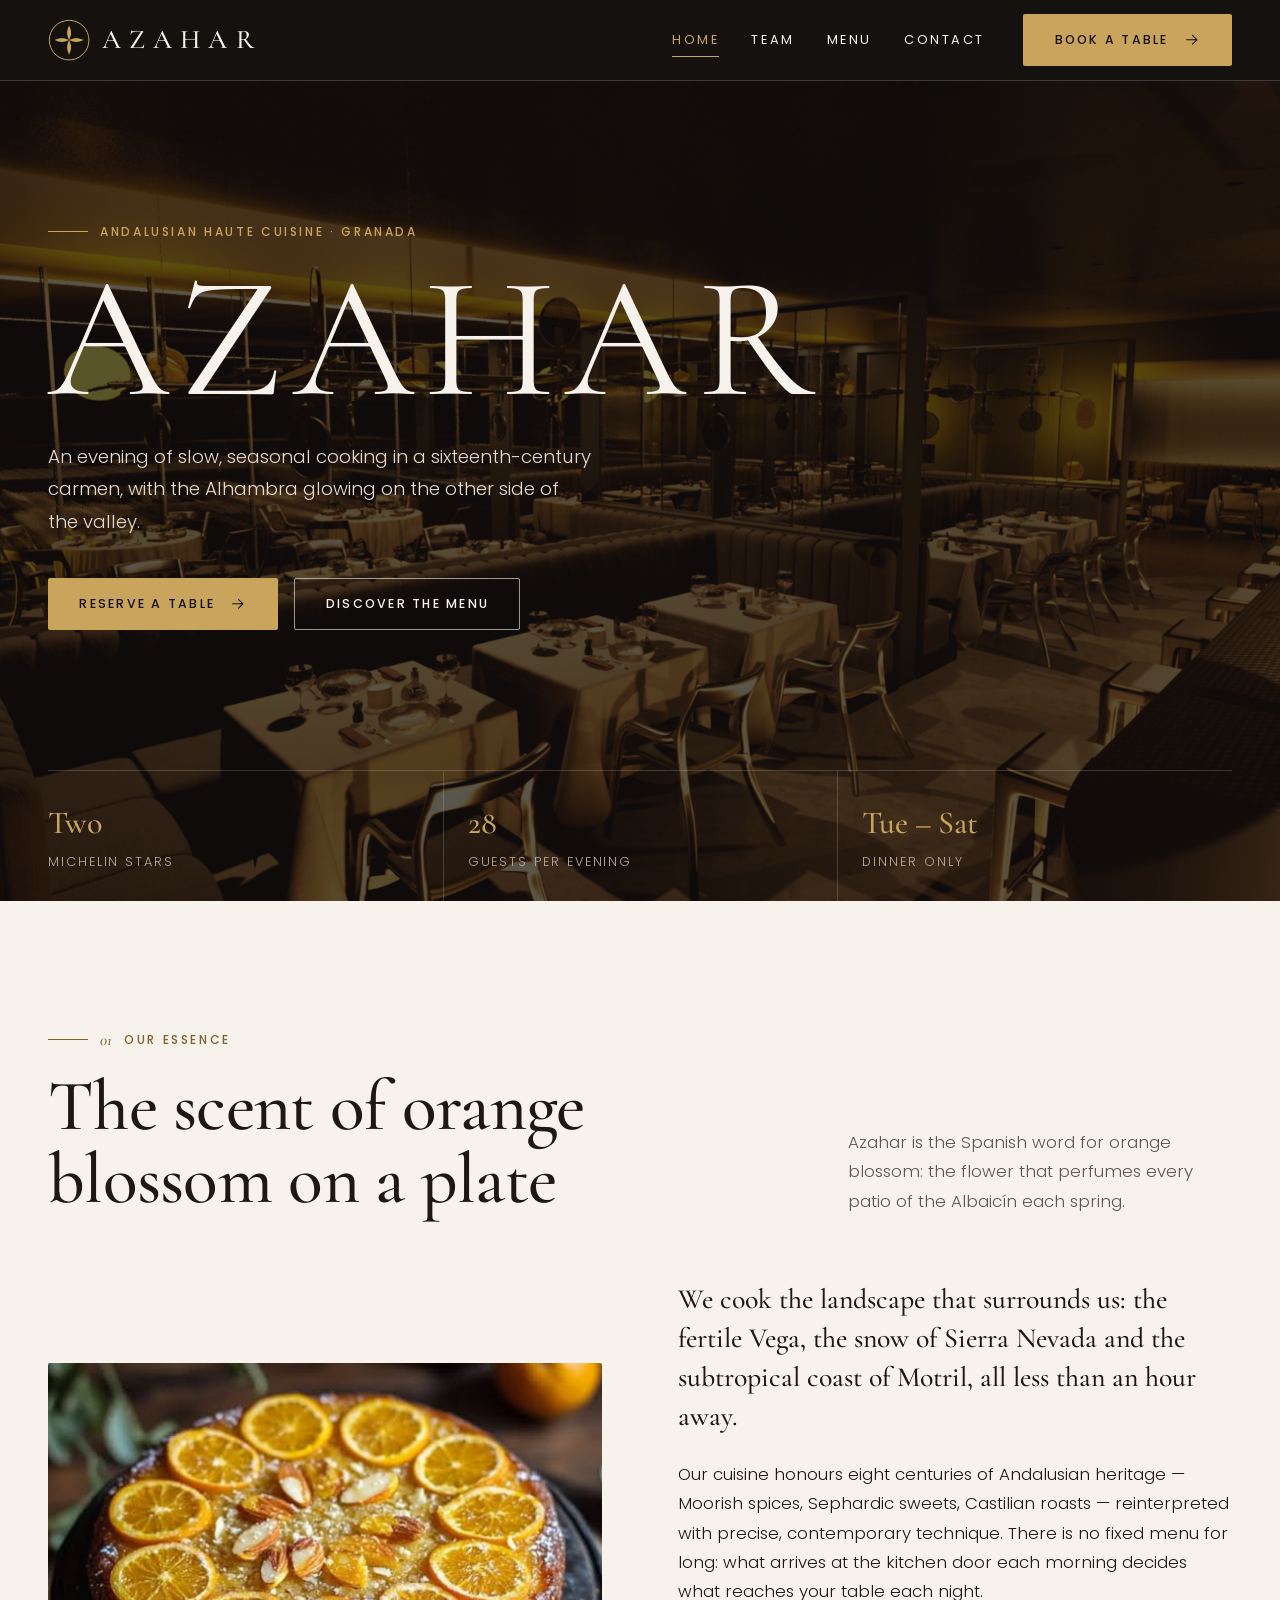
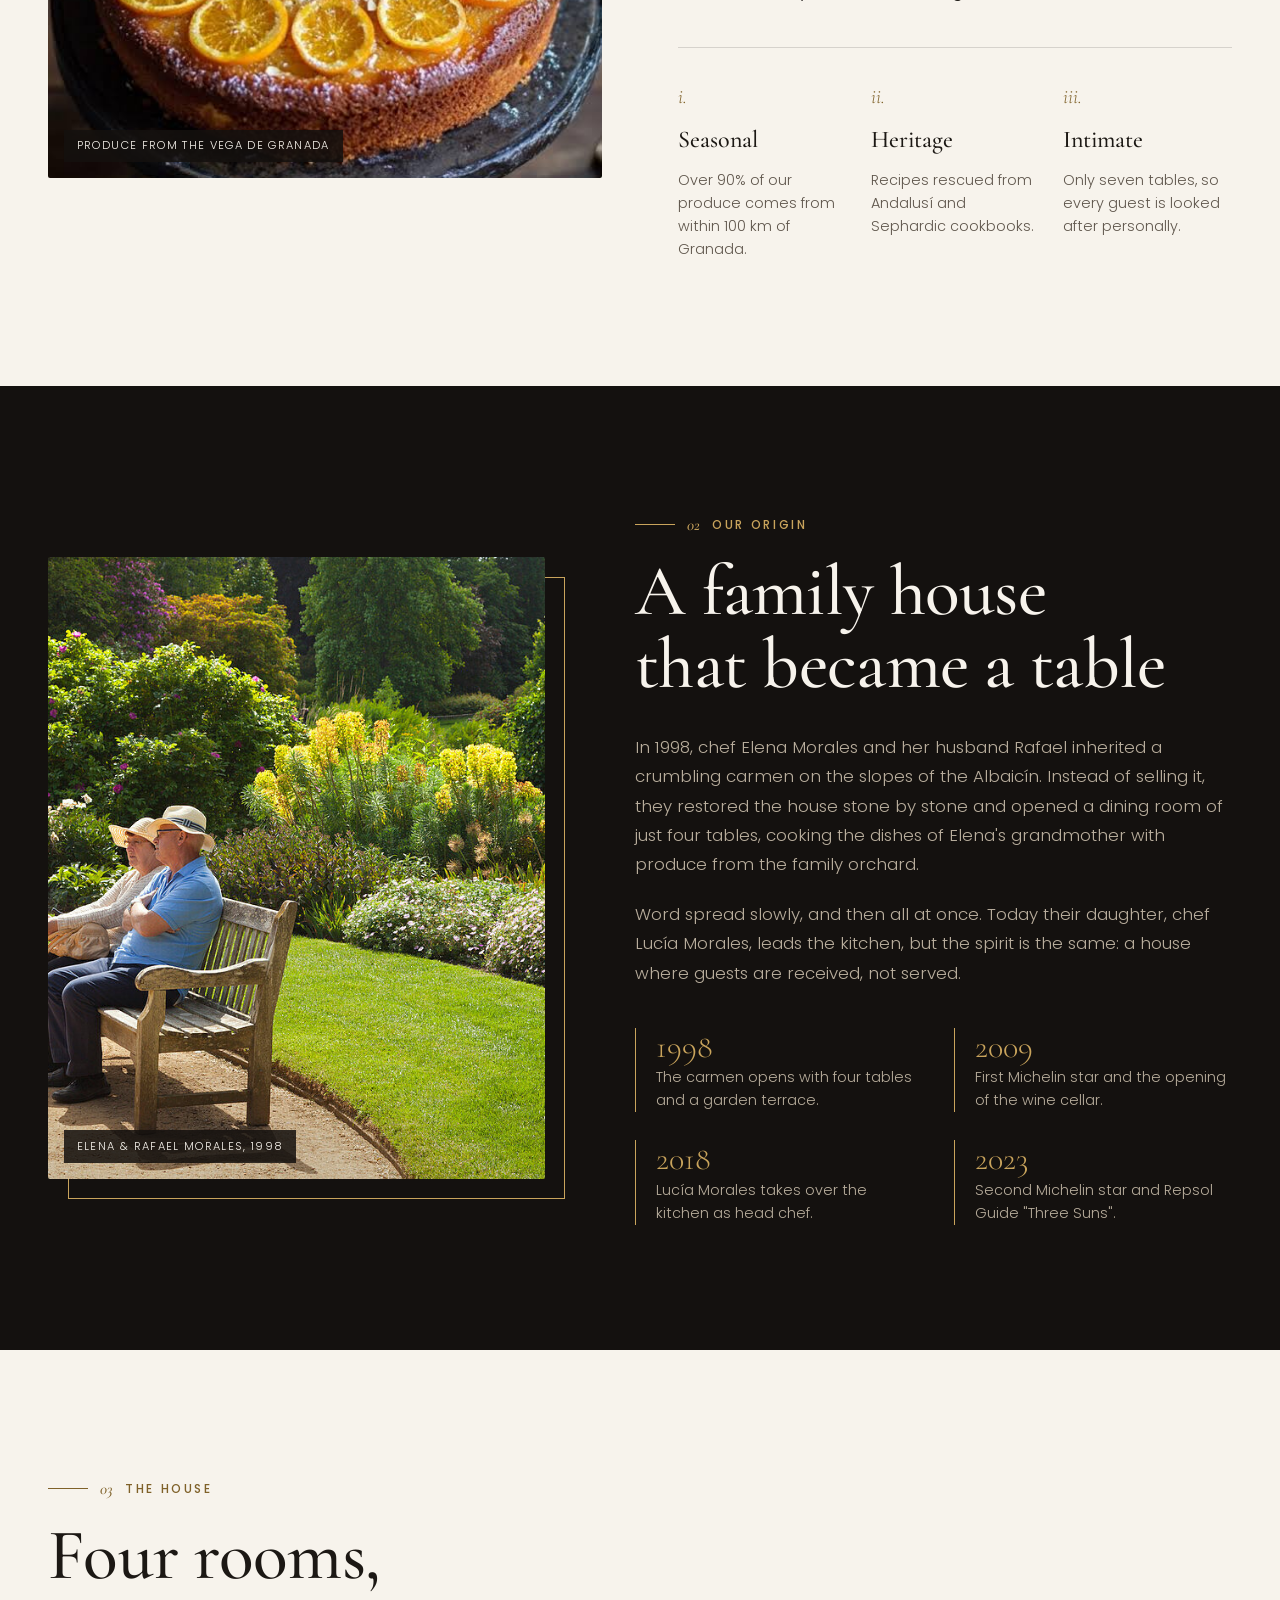
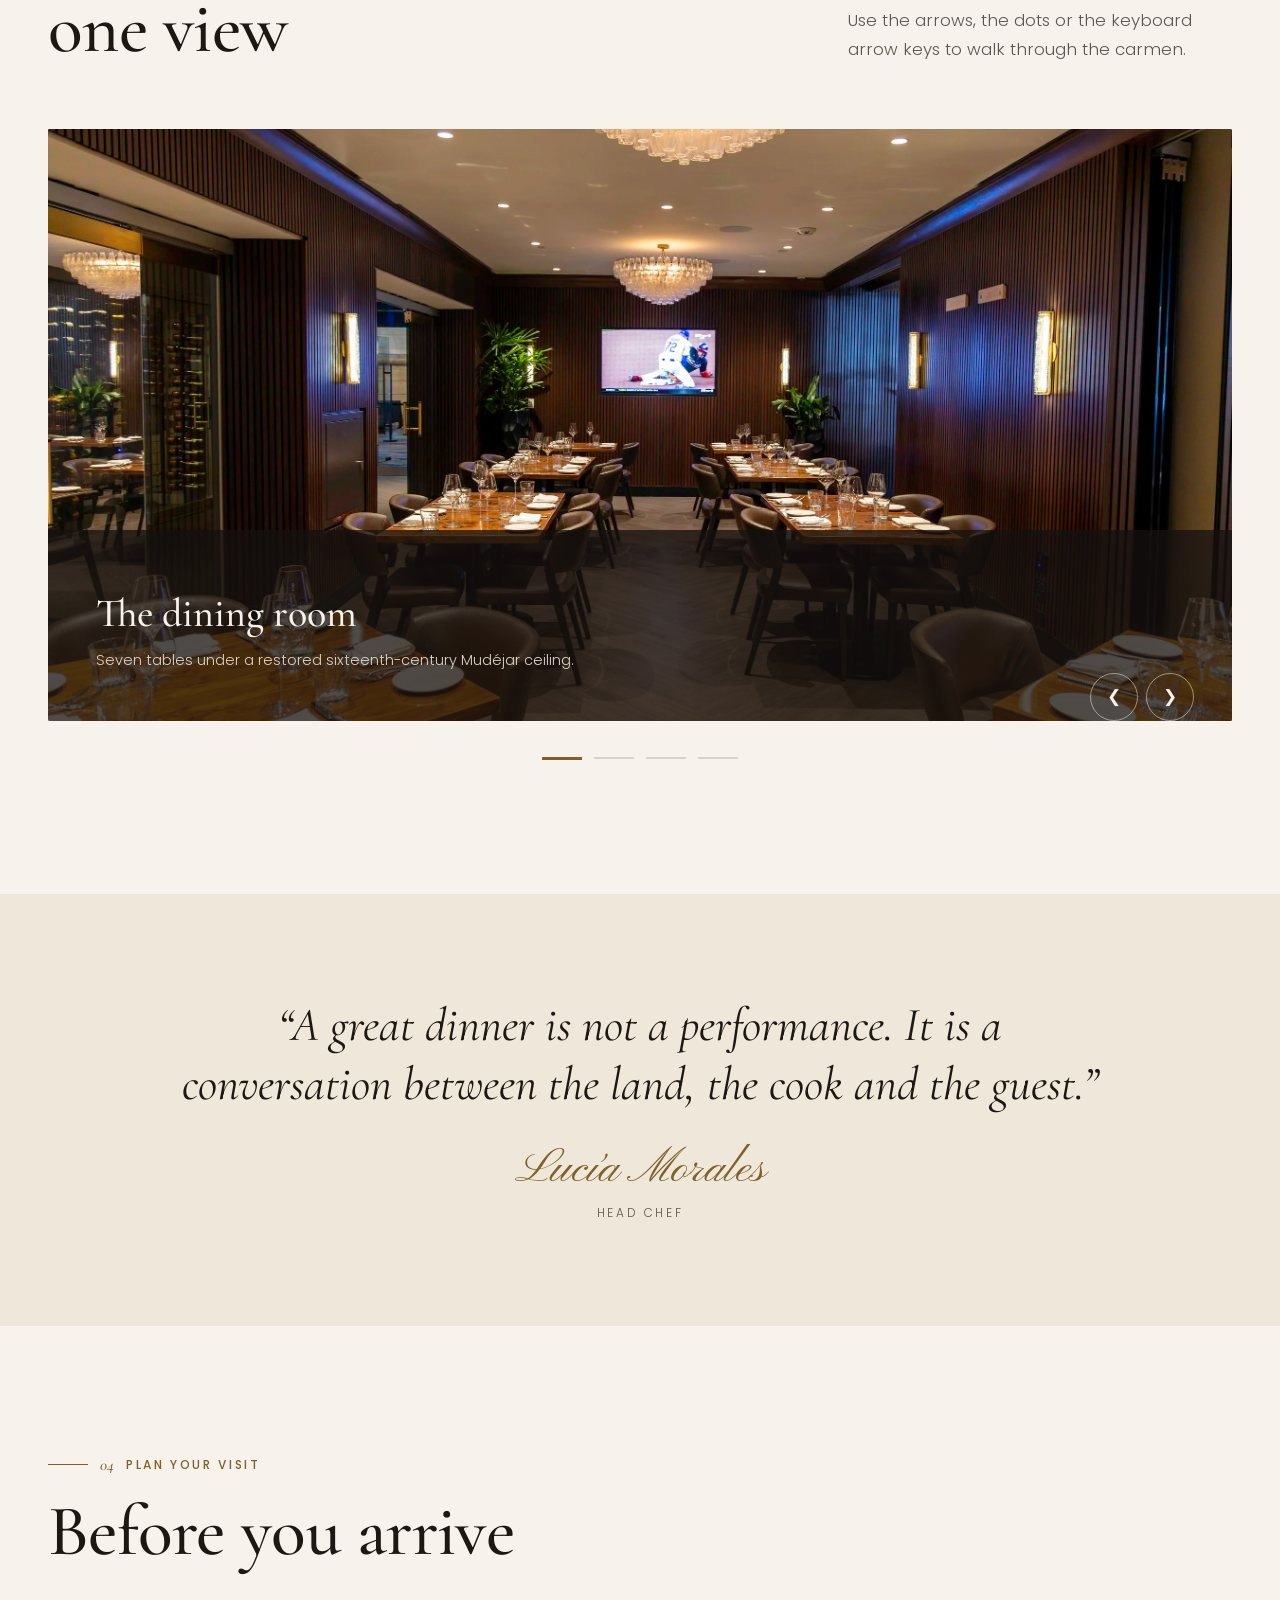
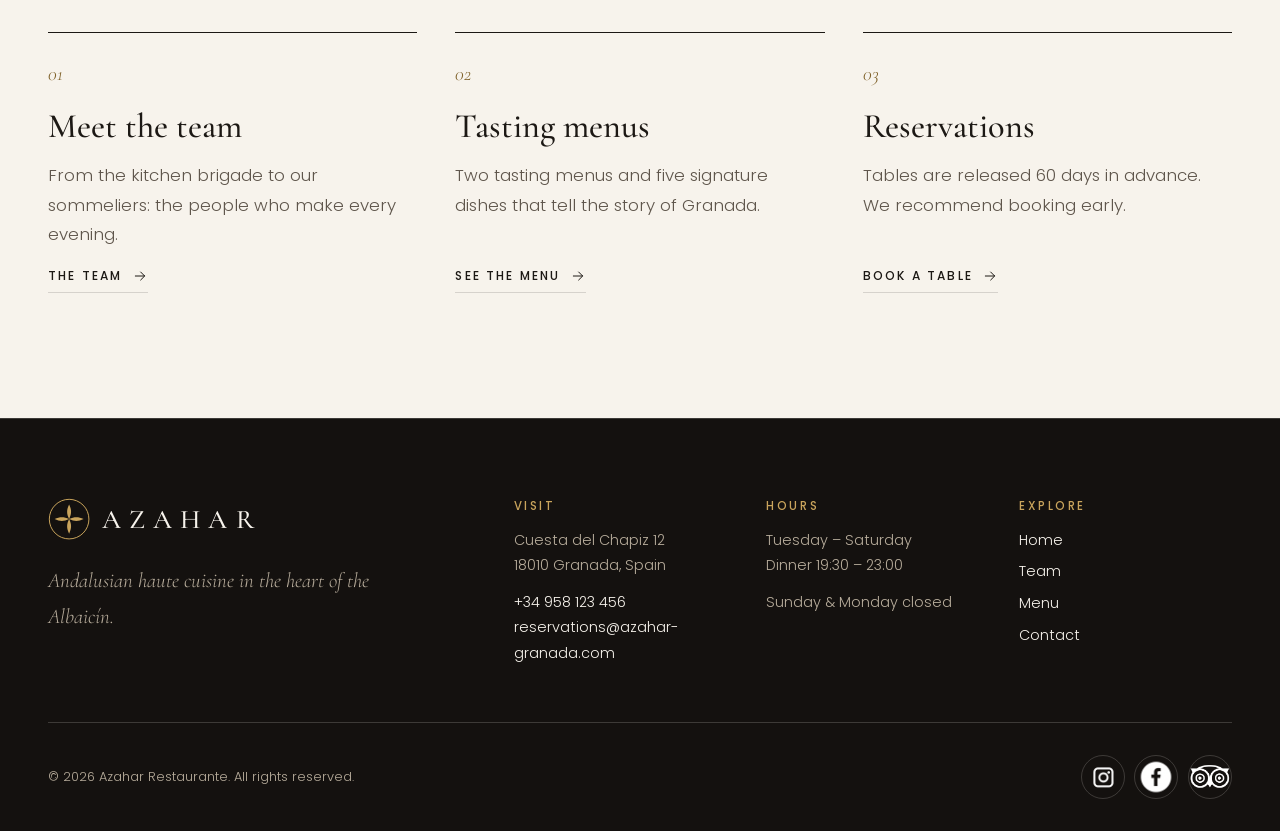
<file: index.html>
<!DOCTYPE html>
<html lang="en">

<head>
    <meta charset="UTF-8">
    <meta name="viewport" content="width=device-width, initial-scale=1.0, viewport-fit=cover">
    <meta name="description"
        content="Azahar is a fine dining restaurant in the Albaicín, Granada. Andalusian haute cuisine facing the Alhambra since 1998.">
    <meta name="author" content="Nacho">
    <title>Azahar · Fine Dining in Granada</title>
    <link rel="stylesheet" href="css/style.css">
    <link rel="icon" href="img/favicon.svg" type="image/svg+xml">
    <script src="js/burguer.js" defer></script>
</head>

<body>
    <a href="#main-content" class="skip-link">Skip to content</a>

    <!-- ========================= HEADER ========================= -->
    <header class="header">
        <div class="container header-content">
            <a href="index.html" class="logo" aria-label="Azahar - Home">
                <svg class="logo-icon" viewBox="0 0 64 64" aria-hidden="true" focusable="false">
                    <circle cx="32" cy="32" r="30" fill="none" stroke="currentColor" stroke-width="1.5" />
                    <path d="M32 10c4 8 4 14 0 22-4-8-4-14 0-22Zm0 44c-4-8-4-14 0-22 4 8 4 14 0 22ZM10 32c8-4 14-4 22 0-8 4-14 4-22 0Zm44 0c-8 4-14 4-22 0 8-4 14-4 22 0Z"
                        fill="currentColor" />
                </svg>
                <span class="logo-text">Azahar</span>
            </a>

            <button class="menu-button" id="nav-icon" type="button" aria-expanded="false"
                aria-controls="primary-navigation" aria-label="Open menu">
                <span class="menu-line"></span>
                <span class="menu-line"></span>
                <span class="menu-line"></span>
            </button>

            <nav class="main-nav" id="primary-navigation" aria-label="Primary">
                <ul class="main-nav-list">
                    <li><a href="index.html" class="nav-link" data-replace="Home" aria-current="page"><span>Home</span></a></li>
                    <li><a href="team.html" class="nav-link" data-replace="Team"><span>Team</span></a></li>
                    <li><a href="menu.html" class="nav-link" data-replace="Menu"><span>Menu</span></a></li>
                    <li><a href="contact.html" class="nav-link" data-replace="Contact"><span>Contact</span></a></li>
                </ul>
                <a href="contact.html#reservation" class="button gold-button nav-book-button">
                    <span>Book a table</span>
                    <svg viewBox="0 0 24 24" fill="none" aria-hidden="true">
                        <path d="M5 12h14M13 6l6 6-6 6" stroke="currentColor" stroke-width="1.5" stroke-linecap="round"
                            stroke-linejoin="round" />
                    </svg>
                </a>
                <p class="nav-info">Albaicín · Granada · Since 1998</p>
            </nav>
        </div>
    </header>

    <main id="main-content">

        <section class="hero" aria-labelledby="hero-title">
            <img class="hero-photo" src="img/hero.jpg"
                alt="Candle-lit dining room of Azahar with the Alhambra illuminated through the windows" width="1920"
                height="1200">

            <div class="container hero-text">
                <p class="small-title small-title-light">Andalusian haute cuisine · Granada</p>
                <h1 class="hero-title" id="hero-title">Azahar</h1>
                <p class="hero-intro">An evening of slow, seasonal cooking in a sixteenth-century carmen, with the
                    Alhambra glowing on the other side of the valley.</p>
                <div class="hero-buttons">
                    <a href="contact.html#reservation" class="button gold-button">
                        <span>Reserve a table</span>
                        <svg viewBox="0 0 24 24" fill="none" aria-hidden="true">
                            <path d="M5 12h14M13 6l6 6-6 6" stroke="currentColor" stroke-width="1.5"
                                stroke-linecap="round" stroke-linejoin="round" />
                        </svg>
                    </a>
                    <a href="menu.html" class="button outline-button"><span>Discover the menu</span></a>
                </div>
            </div>

            <ul class="hero-facts container" aria-label="Key facts">
                <li><strong>Two</strong> Michelin stars</li>
                <li><strong>28</strong> guests per evening</li>
                <li><strong>Tue – Sat</strong> dinner only</li>
            </ul>
        </section>

        <section class="section essence" aria-labelledby="essence-title">
            <div class="container">
                <header class="section-header">
                    <p class="small-title"><span>01</span> Our essence</p>
                    <h2 class="section-title" id="essence-title">The scent of orange<br>blossom on a plate</h2>
                    <p class="section-text">Azahar is the Spanish word for orange blossom: the flower that perfumes
                        every patio of the Albaicín each spring.</p>
                </header>

                <div class="essence-content">
                    <figure class="photo essence-photo">
                        <img src="img/essence.jpg"
                            alt="Seasonal produce from the Vega de Granada: citrus, almonds, olive oil and wild herbs"
                            width="1200" height="900" loading="lazy" decoding="async">
                        <figcaption class="photo-label">Produce from the Vega de Granada</figcaption>
                    </figure>

                    <div class="essence-text">
                        <p class="big-text">We cook the landscape that surrounds us: the fertile Vega, the snow of Sierra
                            Nevada and the subtropical coast of Motril, all less than an hour away.</p>
                        <p>Our cuisine honours eight centuries of Andalusian heritage — Moorish spices, Sephardic
                            sweets, Castilian roasts — reinterpreted with precise, contemporary technique. There is no
                            fixed menu for long: what arrives at the kitchen door each morning decides what reaches your
                            table each night.</p>

                        <ul class="values">
                            <li class="value">
                                <span class="value-number">i.</span>
                                <h3>Seasonal</h3>
                                <p>Over 90% of our produce comes from within 100 km of Granada.</p>
                            </li>
                            <li class="value">
                                <span class="value-number">ii.</span>
                                <h3>Heritage</h3>
                                <p>Recipes rescued from Andalusí and Sephardic cookbooks.</p>
                            </li>
                            <li class="value">
                                <span class="value-number">iii.</span>
                                <h3>Intimate</h3>
                                <p>Only seven tables, so every guest is looked after personally.</p>
                            </li>
                        </ul>
                    </div>
                </div>
            </div>
        </section>

        <section class="section dark-section story" aria-labelledby="story-title">
            <div class="container story-content">
                <figure class="story-photo photo photo-gold-frame">
                    <img src="img/story.jpg"
                        alt="Archive photograph of founders Elena and Rafael Morales in the carmen's garden in 1998"
                        width="1200" height="1500" loading="lazy" decoding="async">
                    <figcaption class="photo-label">Elena &amp; Rafael Morales, 1998</figcaption>
                </figure>

                <div class="story-text">
                    <header class="section-header section-header-simple">
                        <p class="small-title small-title-light"><span>02</span> Our origin</p>
                        <h2 class="section-title" id="story-title">A family house<br>that became a table</h2>
                    </header>

                    <p>In 1998, chef Elena Morales and her husband Rafael inherited a crumbling carmen on the slopes of
                        the Albaicín. Instead of selling it, they restored the house stone by stone and opened a
                        dining room of just four tables, cooking the dishes of Elena's grandmother with produce from
                        the family orchard.</p>
                    <p>Word spread slowly, and then all at once. Today their daughter, chef Lucía Morales, leads the
                        kitchen, but the spirit is the same: a house where guests are received, not served.</p>

                    <ol class="timeline" aria-label="Milestones">
                        <li class="timeline-item">
                            <span class="timeline-year">1998</span>
                            <p>The carmen opens with four tables and a garden terrace.</p>
                        </li>
                        <li class="timeline-item">
                            <span class="timeline-year">2009</span>
                            <p>First Michelin star and the opening of the wine cellar.</p>
                        </li>
                        <li class="timeline-item">
                            <span class="timeline-year">2018</span>
                            <p>Lucía Morales takes over the kitchen as head chef.</p>
                        </li>
                        <li class="timeline-item">
                            <span class="timeline-year">2023</span>
                            <p>Second Michelin star and Repsol Guide "Three Suns".</p>
                        </li>
                    </ol>
                </div>
            </div>
        </section>

        <section class="section house" aria-labelledby="house-title">
            <div class="container">
                <header class="section-header">
                    <p class="small-title"><span>03</span> The house</p>
                    <h2 class="section-title" id="house-title">Four rooms,<br>one view</h2>
                    <p class="section-text">Use the arrows, the dots or the keyboard arrow keys to walk through the
                        carmen.</p>
                </header>

                <div class="slider" role="group" aria-label="Rooms of the restaurant">
                    <input class="slider-input" type="radio" name="house" id="house-1" checked aria-label="Slide 1 of 4: main dining room">
                    <input class="slider-input" type="radio" name="house" id="house-2" aria-label="Slide 2 of 4: terrace">
                    <input class="slider-input" type="radio" name="house" id="house-3" aria-label="Slide 3 of 4: wine cellar">
                    <input class="slider-input" type="radio" name="house" id="house-4" aria-label="Slide 4 of 4: chef's table">

                    <div class="slider-window">
                        <ul class="slider-strip">
                            <li class="slide">
                                <img src="img/house-1.jpg"
                                    alt="Main dining room with seven tables, linen tablecloths and Mudéjar wooden ceiling"
                                    width="1600" height="1000" decoding="async">
                                <div class="slide-caption">
                                    <h3>The dining room</h3>
                                    <p>Seven tables under a restored sixteenth-century Mudéjar ceiling.</p>
                                </div>
                            </li>
                            <li class="slide">
                                <img src="img/house-2.jpg"
                                    alt="Garden terrace among orange trees with a view of the Alhambra at sunset"
                                    width="1600" height="1000" decoding="async">
                                <div class="slide-caption">
                                    <h3>The terrace</h3>
                                    <p>Aperitifs among the orange trees, May to October.</p>
                                </div>
                            </li>
                            <li class="slide">
                                <img src="img/house-3.jpg"
                                    alt="Stone-vaulted wine cellar with bottles stored on wooden racks" width="1600"
                                    height="1000" decoding="async">
                                <div class="slide-caption">
                                    <h3>The cellar</h3>
                                    <p>Over 900 references, with a focus on Andalusian sherries.</p>
                                </div>
                            </li>
                            <li class="slide">
                                <img src="img/house-4.jpg"
                                    alt="Private chef's table for six guests facing the open kitchen" width="1600"
                                    height="1000" decoding="async">
                                <div class="slide-caption">
                                    <h3>The chef's table</h3>
                                    <p>A private table for up to six guests, facing the open kitchen.</p>
                                </div>
                            </li>
                        </ul>
                    </div>

                    <!-- Flechas: labels que marcan el radio anterior / siguiente -->
                    <div class="slider-arrows" aria-hidden="true">
                        <label class="slider-arrow arrow-prev" for="house-4" data-for="1">&#10094;</label>
                        <label class="slider-arrow arrow-prev" for="house-1" data-for="2">&#10094;</label>
                        <label class="slider-arrow arrow-prev" for="house-2" data-for="3">&#10094;</label>
                        <label class="slider-arrow arrow-prev" for="house-3" data-for="4">&#10094;</label>
                        <label class="slider-arrow arrow-next" for="house-2" data-for="1">&#10095;</label>
                        <label class="slider-arrow arrow-next" for="house-3" data-for="2">&#10095;</label>
                        <label class="slider-arrow arrow-next" for="house-4" data-for="3">&#10095;</label>
                        <label class="slider-arrow arrow-next" for="house-1" data-for="4">&#10095;</label>
                    </div>

                    <!-- Puntos de navegación -->
                    <div class="slider-dots" aria-hidden="true">
                        <label for="house-1"></label>
                        <label for="house-2"></label>
                        <label for="house-3"></label>
                        <label for="house-4"></label>
                    </div>
                </div>
            </div>
        </section>

        <section class="quote" aria-label="A word from our head chef">
            <figure class="container quote-content">
                <blockquote>
                    <p>“A great dinner is not a performance. It is a conversation between the land, the cook and the
                        guest.”</p>
                </blockquote>
                <figcaption><span class="signature">Lucía Morales</span> Head Chef</figcaption>
            </figure>
        </section>

        <section class="section explore" aria-labelledby="explore-title">
            <div class="container">
                <header class="section-header">
                    <p class="small-title"><span>04</span> Plan your visit</p>
                    <h2 class="section-title" id="explore-title">Before you arrive</h2>
                </header>

                <ul class="explore-cards">
                    <li class="explore-card">
                        <span class="explore-card-number" aria-hidden="true">01</span>
                        <h3>Meet the team</h3>
                        <p>From the kitchen brigade to our sommeliers: the people who make every evening.</p>
                        <a class="text-link" href="team.html">
                            The team
                            <svg viewBox="0 0 24 24" fill="none" aria-hidden="true">
                                <path d="M5 12h14M13 6l6 6-6 6" stroke="currentColor" stroke-width="1.5"
                                    stroke-linecap="round" stroke-linejoin="round" />
                            </svg>
                        </a>
                    </li>
                    <li class="explore-card">
                        <span class="explore-card-number" aria-hidden="true">02</span>
                        <h3>Tasting menus</h3>
                        <p>Two tasting menus and five signature dishes that tell the story of Granada.</p>
                        <a class="text-link" href="menu.html">
                            See the menu
                            <svg viewBox="0 0 24 24" fill="none" aria-hidden="true">
                                <path d="M5 12h14M13 6l6 6-6 6" stroke="currentColor" stroke-width="1.5"
                                    stroke-linecap="round" stroke-linejoin="round" />
                            </svg>
                        </a>
                    </li>
                    <li class="explore-card">
                        <span class="explore-card-number" aria-hidden="true">03</span>
                        <h3>Reservations</h3>
                        <p>Tables are released 60 days in advance. We recommend booking early.</p>
                        <a class="text-link" href="contact.html#reservation">
                            Book a table
                            <svg viewBox="0 0 24 24" fill="none" aria-hidden="true">
                                <path d="M5 12h14M13 6l6 6-6 6" stroke="currentColor" stroke-width="1.5"
                                    stroke-linecap="round" stroke-linejoin="round" />
                            </svg>
                        </a>
                    </li>
                </ul>
            </div>
        </section>

    </main>

    <!-- ========================= FOOTER ========================= -->
    <footer class="footer">
        <div class="container footer-content">
            <div class="footer-logo">
                <a href="index.html" class="logo" aria-label="Azahar - back to Home">
                    <svg class="logo-icon" viewBox="0 0 64 64" aria-hidden="true" focusable="false">
                        <circle cx="32" cy="32" r="30" fill="none" stroke="currentColor" stroke-width="1.5" />
                        <path d="M32 10c4 8 4 14 0 22-4-8-4-14 0-22Zm0 44c-4-8-4-14 0-22 4 8 4 14 0 22ZM10 32c8-4 14-4 22 0-8 4-14 4-22 0Zm44 0c-8 4-14 4-22 0 8-4 14-4 22 0Z"
                            fill="currentColor" />
                    </svg>
                    <span class="logo-text">Azahar</span>
                </a>
                <p class="footer-slogan">Andalusian haute cuisine in the heart of the Albaicín.</p>
            </div>

            <address class="footer-column">
                <h2 class="footer-title">Visit</h2>
                <p>Cuesta del Chapiz 12<br>18010 Granada, Spain</p>
                <p><a href="tel:+34958123456">+34 958 123 456</a><br>
                    <a href="mailto:reservations@azahar-granada.com">reservations@azahar-granada.com</a></p>
            </address>

            <div class="footer-column">
                <h2 class="footer-title">Hours</h2>
                <p>Tuesday – Saturday<br>Dinner 19:30 – 23:00</p>
                <p>Sunday &amp; Monday closed</p>
            </div>

            <nav class="footer-column footer-nav" aria-label="Footer">
                <h2 class="footer-title">Explore</h2>
                <ul>
                    <li><a href="index.html">Home</a></li>
                    <li><a href="team.html">Team</a></li>
                    <li><a href="menu.html">Menu</a></li>
                    <li><a href="contact.html">Contact</a></li>
                </ul>
            </nav>

            <div class="footer-bottom">
                <p>© 2026 Azahar Restaurante. All rights reserved.</p>
                <ul class="social-list" aria-label="Social media">
                    <li><a href="https://www.instagram.com/" target="_blank"><img src="img/instagram.jpg" alt=""></a></li>
                    <li><a href="https://www.facebook.com/" target="_blank"><img src="img/facebook.jpg"></a></li>
                    <li><a href="https://www.tripadvisor.com/" target="_blank"><img src="img/tripadvisor.jpg" alt=""></a></li>
                </ul>
            </div>
        </div>
    </footer>
</body>

</html>
</file>
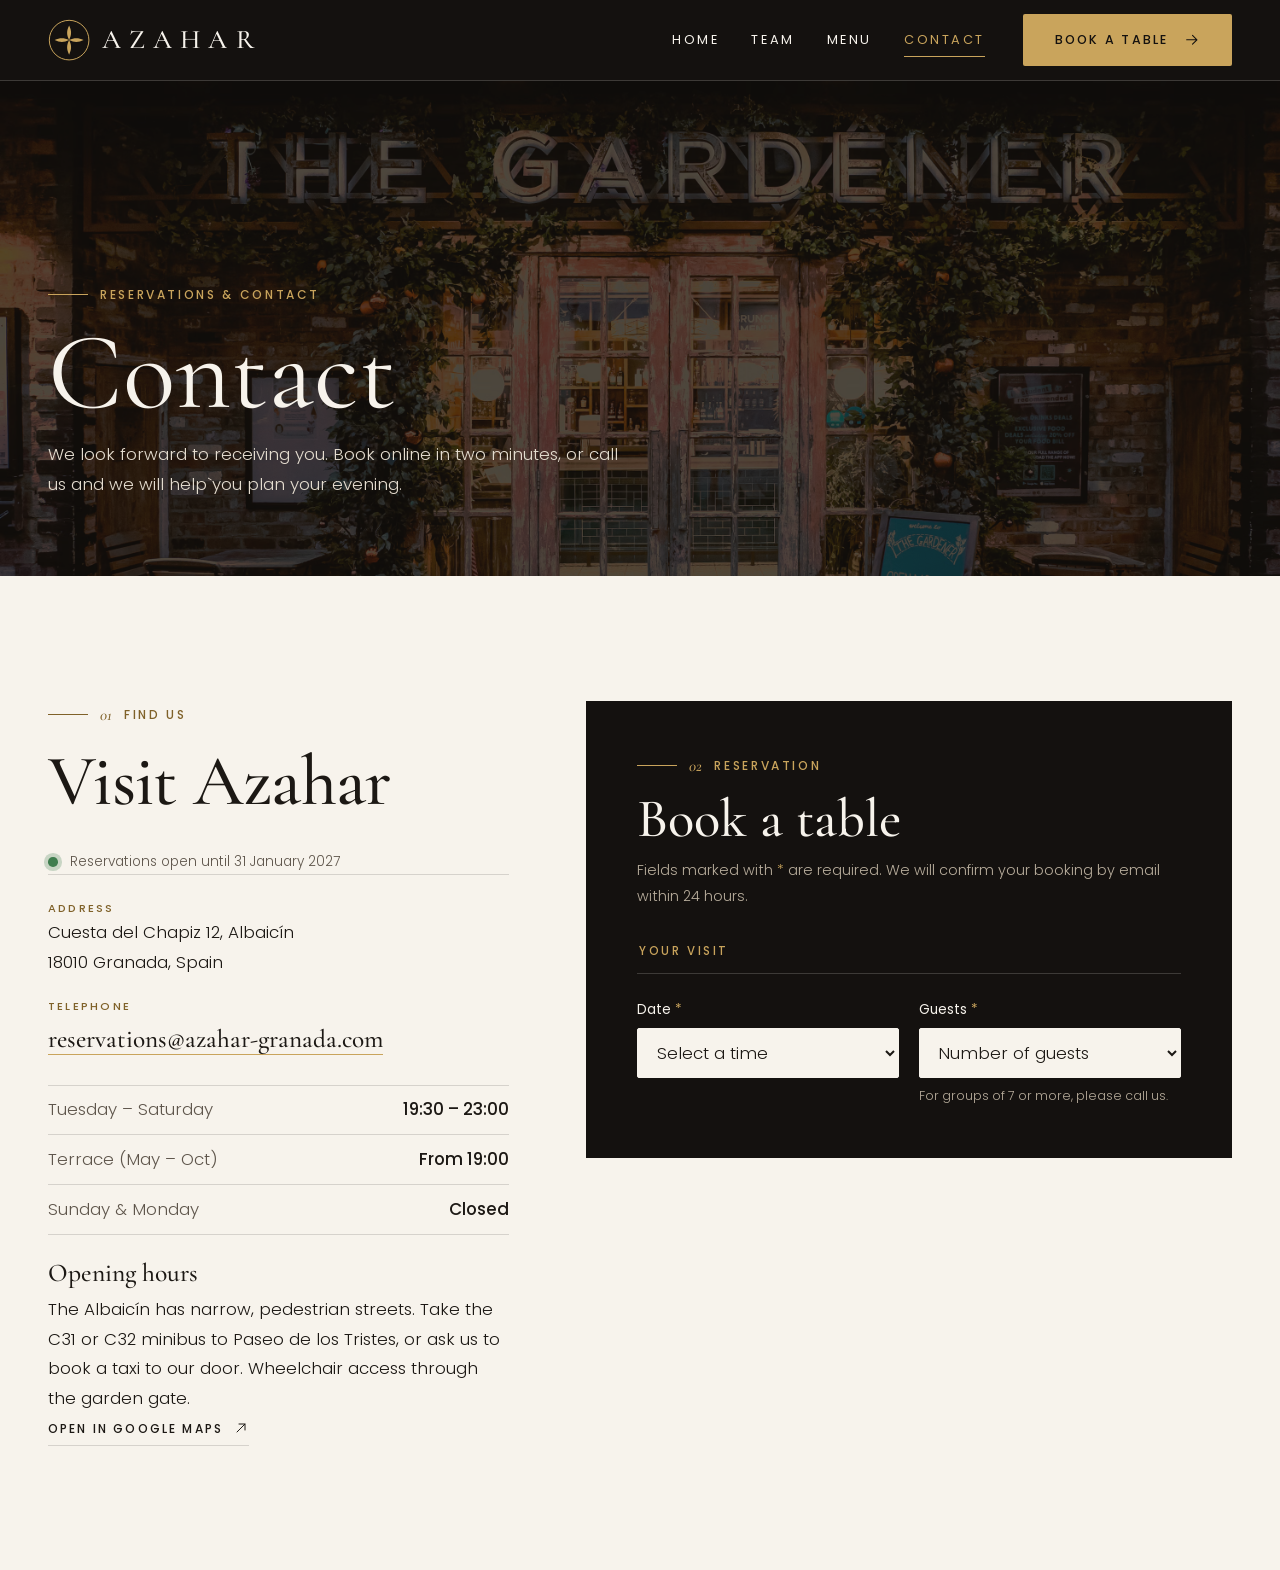
<file: contact.html>
<!DOCTYPE html>
<html lang="en">

<head>
    <meta charset="UTF-8">
    <meta name="viewport" content="width=device-width, initial-scale=1.0, viewport-fit=cover">
    <meta name="description" content="Book a table at Azahar. Address, opening hours and reservation form.">
    <meta name="author" content="Nacho">
    <title>Contact & Reservations · Azahar Fine Dining</title>
    <link rel="stylesheet" href="css/style.css">
    <link rel="icon" href="img/favicon.svg" type="image/svg+xml">
    <script src="js/burguer.js"></script>
</head>

<body>
    <a href="#main-content" class="skip-link">Skip to content</a>

    <header class="header">
        <div class="container header-content">
            <a href="index.html" class="logo" aria-label="Azahar - Home">
                <svg class="logo-icon" viewBox="0 0 64 64" aria-hidden="true" focusable="false">
                    <circle cx="32" cy="32" r="30" fill="none" stroke="currentColor" stroke-width="1.5" />
                    <path
                        d="M32 10c4 8 4 14 0 22-4-8-4-14 0-22Zm0 44c-4-8-4-14 0-22 4 8 4 14 0 22ZM10 32c8-4 14-4 22 0-8 4-14 4-22 0Zm44 0c-8 4-14 4-22 0 8-4 14-4 22 0Z"
                        fill="currentColor" />
                </svg>
                <span class="logo-text">Azahar</span>
            </a>

            <button class="menu-button" id="nav-icon" type="button" aria-expanded="false"
                aria-controls="primary-navigation" aria-label="Open menu">
                <span class="menu-line"></span>
                <span class="menu-line"></span>
                <span class="menu-line"></span>
            </button>

            <nav class="main-nav" id="primary-navigation" aria-label="Primary">
                <ul class="main-nav-list">
                    <li><a href="index.html" class="nav-link" data-replace="Home"><span>Home</span></a></li>
                    <li><a href="team.html" class="nav-link" data-replace="Team"><span>Team</span></a></li>
                    <li><a href="menu.html" class="nav-link" data-replace="Menu"><span>Menu</span></a></li>
                    <li><a href="contact.html" class="nav-link" data-replace="Contact"
                            aria-current="page"><span>Contact</span></a></li>
                </ul>
                <a href="contact.html#reservation" class="button gold-button nav-book-button">
                    <span>Book a table</span>
                    <svg viewBox="0 0 24 24" fill="none" aria-hidden="true">
                        <path d="M5 12h14M13 6l6 6-6 6" stroke="currentColor" stroke-width="1.5" stroke-linecap="round"
                            stroke-linejoin="round" />
                    </svg>
                </a>
                <p class="nav-info">Albaicín · Granada · Since 1998</p>
            </nav>
        </div>
    </header>

    <main id="main-content">
        <section class="page-top">
            <img class="page-top-photo" src="img/contact-hero.jpg" width="1920" height="900">
            <div class="container page-top-text">
                <p class="small-title small-title-light">Reservations & contact</p>
                <h1 class="page-top-title" id="page-title">Contact</h1>
                <p class="page-top-intro">We look forward to receiving you. Book online in two minutes, or call us and
                    we will help`you plan your evening.</p>
            </div>
        </section>

        <section class="section contact" id="reservation">
            <div class="container contact-content">
                <div>
                    <header class="section-header section-header-simple">
                        <p class="small-title"><span>01</span> Find us</p>
                        <h2 class="section-title">Visit Azahar</h2>
                    </header>

                    <p class="availability"><span class="availability-dot" aria-hidden="true"></span>Reservations open
                        until 31 January 2027</p>

                    <address class="contact-details">
                        <div class="contact-item">
                            <span class="contact-label">Address</span>
                            <p>Cuesta del Chapiz 12, Albaicín<br>18010 Granada, Spain</p>
                        </div>
                        <div class="contact-item">
                            <span class="contact-label">Telephone</span>
                            <a class="contact-link">reservations@azahar-granada.com</a>
                        </div>
                    </address>

                    <h3></h3>
                    <dl class="hours">
                        <div class="hours-row">
                            <dt>Tuesday – Saturday</dt>
                            <dd>19:30 – 23:00</dd>
                        </div>
                        <div class="hours-row">
                            <dt>Terrace (May – Oct)</dt>
                            <dd>From 19:00</dd>
                        </div>
                        <div class="hours-row">
                            <dt>Sunday &amp; Monday</dt>
                            <dd>Closed</dd>
                        </div>
                    </dl>

                    <h3 class="contact-subtitle">Opening hours</h3>
                    <p>The Albaicín has narrow, pedestrian streets. Take the C31 or C32 minibus to Paseo de los Tristes,
                        or ask us to book a taxi to our door. Wheelchair access through the garden gate.</p>
                    <a class="text-link" href="https://www.google.com/maps/search/Cuesta+del+Chapiz+12+Granada"
                        target="_blank" rel="noopener noreferrer" aria-label="Open in Google Maps (opens in a new tab)">
                        Open in Google Maps
                        <svg viewBox="0 0 24 24" fill="none" aria-hidden="true">
                            <path d="M6 18 18 6M9 6h9v9" stroke="currentColor" stroke-width="1.5" stroke-linecap="round"
                                stroke-linejoin="round" />
                        </svg>
                    </a>
                </div>

                <div class="booking-box">
                    <div class="booking-header">
                        <p class="small-title small-title-light"><span>02</span> Reservation</p>
                        <h2 class="booking-title">Book a table</h2>
                        <p>Fields marked with <span class="required">*</span> are required. We will confirm your booking
                            by email within 24 hours.</p>
                    </div>

                    <form class="form" action="mailto:reservations@azahar-granada.com?subject=Table%20reservation"
                        method="post">
                        <fieldset class="form-group">
                            <legend>Your visit</legend>

                            <div class="form-field">
                                <label for="date">Date <span class="required">*</span></label>
                                <select name="time" id="time" required>
                                    <option value="">Select a time</option>
                                    <option value="19:30">19:30</option>
                                    <option value="20:00">20:00</option>
                                    <option value="20:30">20:30</option>
                                    <option value="21:00">21:00</option>
                                    <option value="21:30">21:30</option>
                                </select>
                            </div>

                            <div class="form-field">
                                <label for="guests">Guests <span class="required" aria-hidden="true">*</span></label>
                                <select id="guests" name="guests" required aria-describedby="guests-hint">
                                    <option value="">Number of guests</option>
                                    <option value="1">1 guest</option>
                                    <option value="2">2 guests</option>
                                    <option value="3">3 guests</option>
                                    <option value="4">4 guests</option>
                                    <option value="5">5 guests</option>
                                    <option value="6">6 guests</option>
                                </select>
                                <p class="field-hint" id="guests-hint">For groups of 7 or more, please call us.</p>
                            </div>
                        </fieldset>
                    </form>
                </div>
            </div>
        </section>
    </main>
</body>
</file>
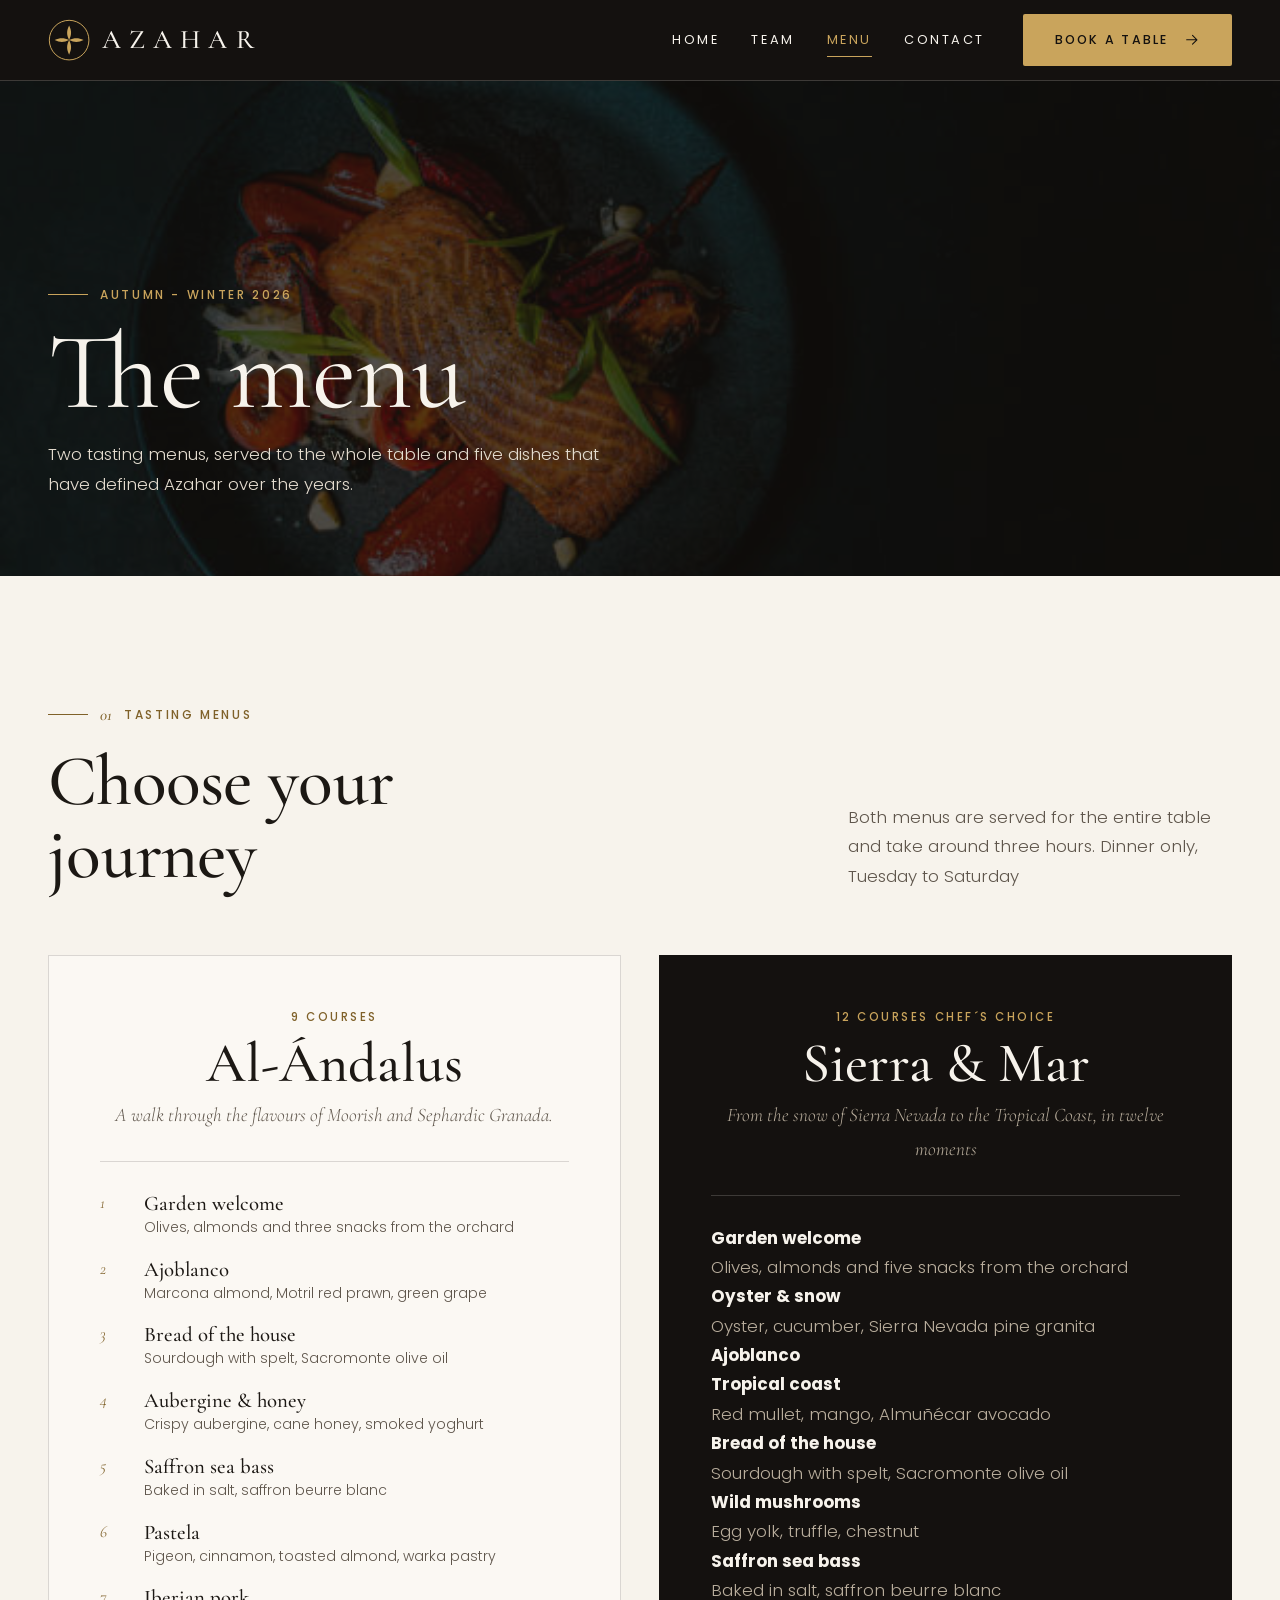
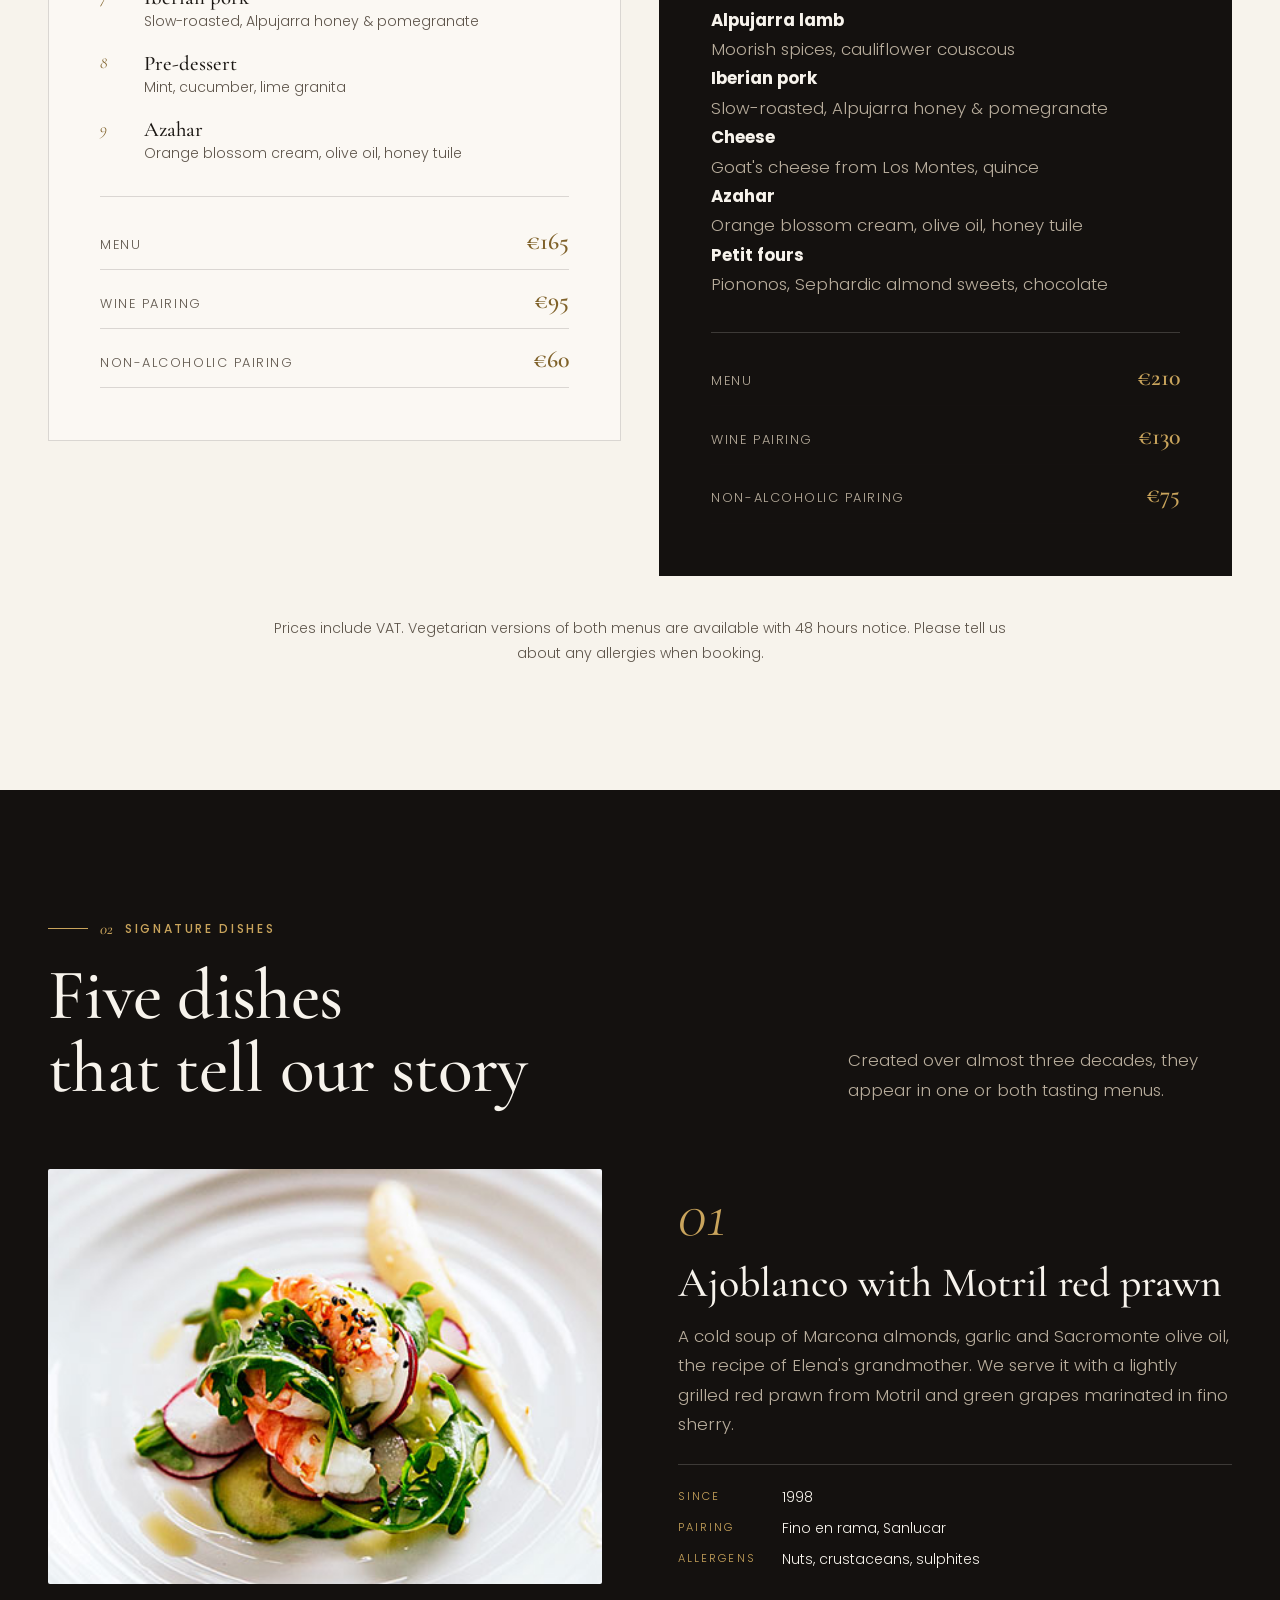
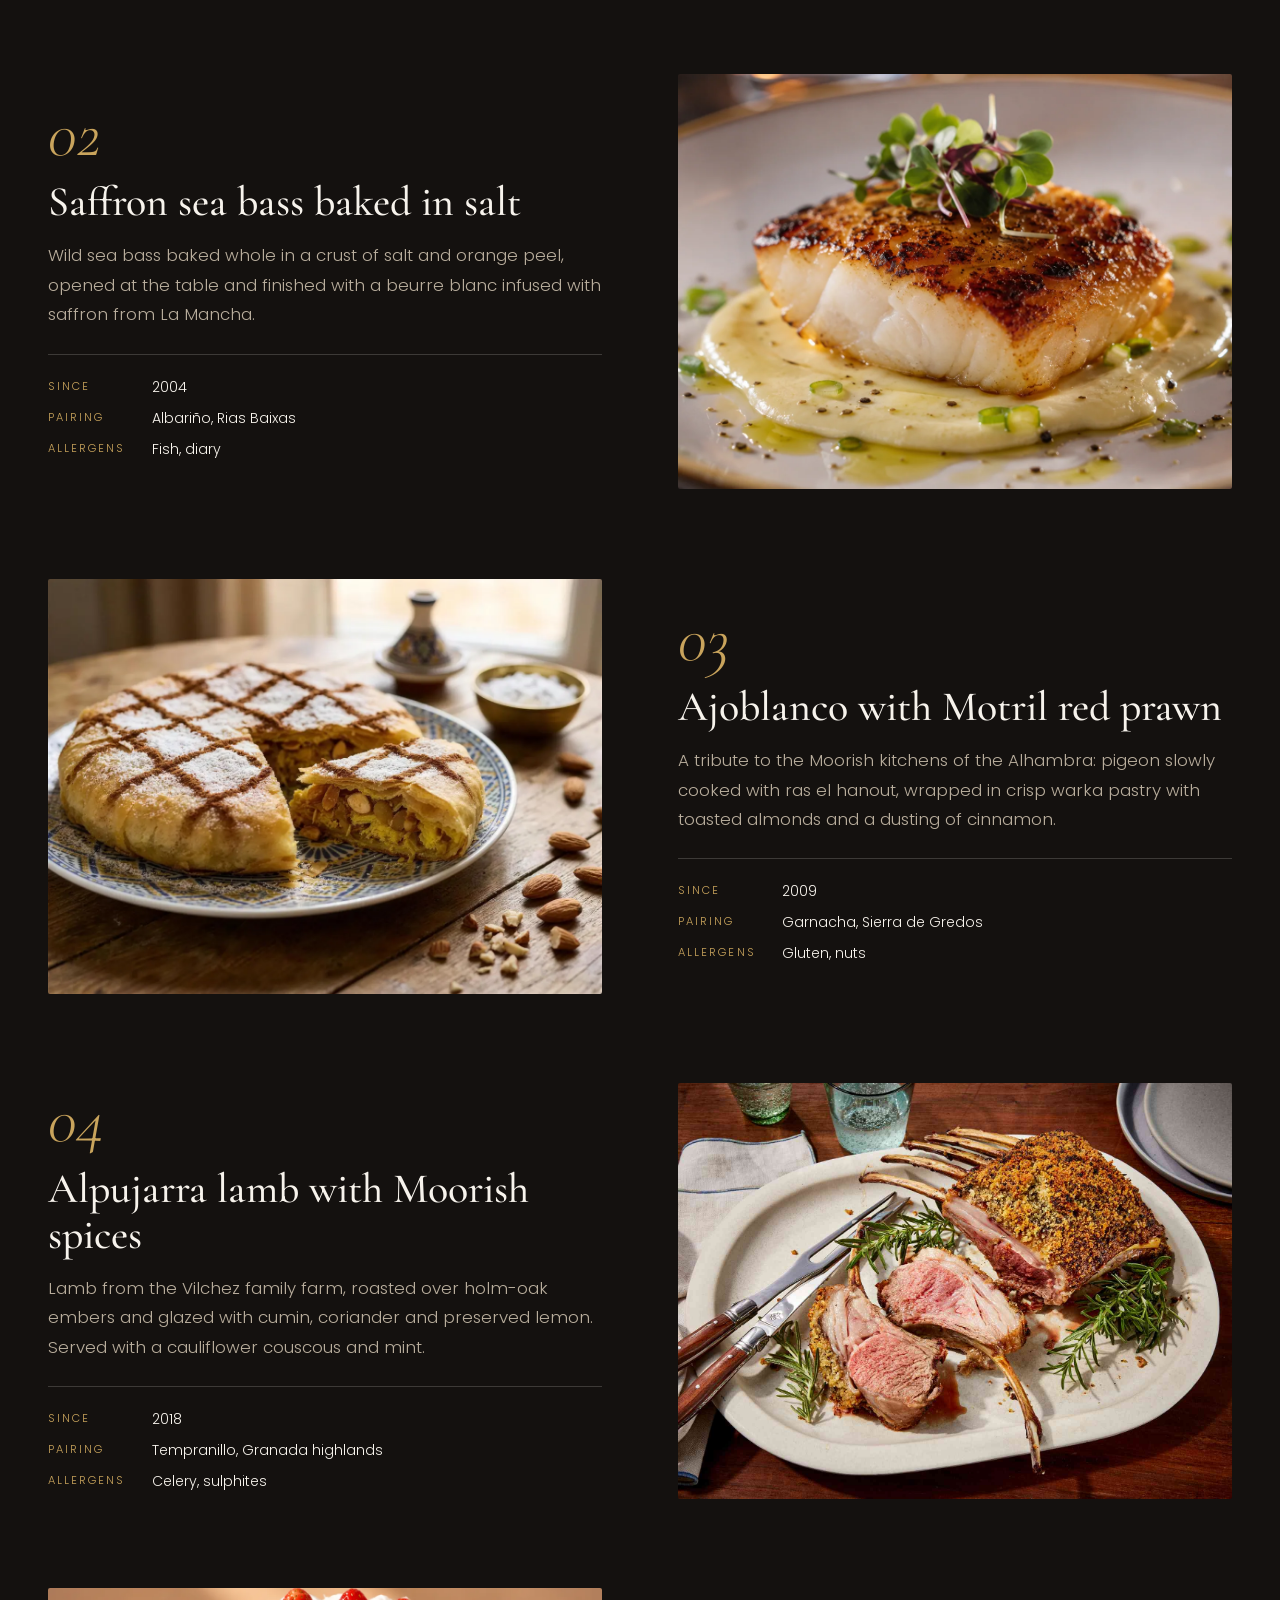
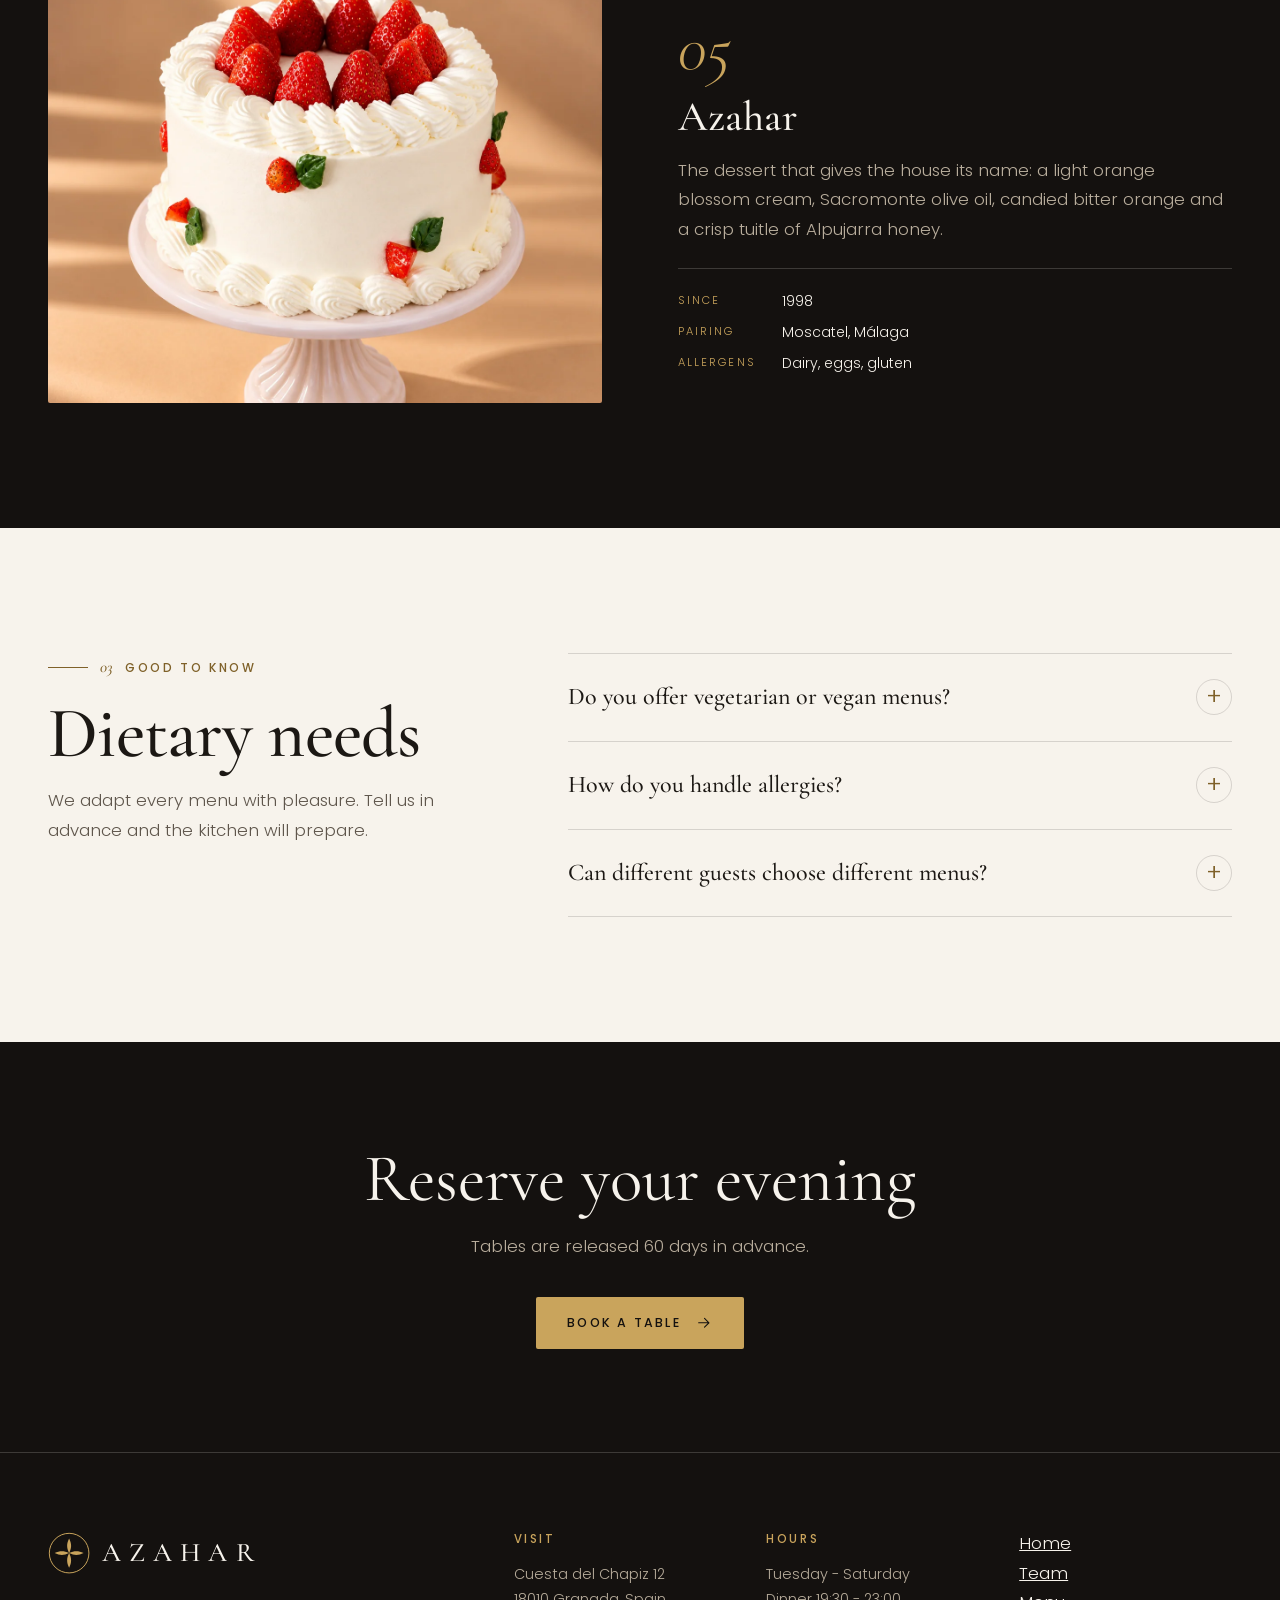
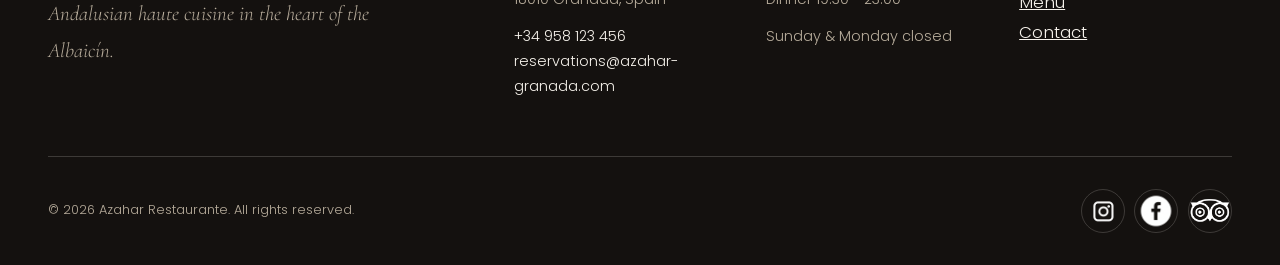
<file: menu.html>
<!DOCTYPE html>
<html lang="en">

<head>
    <meta charset="UTF-8">
    <meta name="viewport" content="width=device-width, initial-scale=1.0, viewport-fit=cover">
    <meta name="description"
        content="Discover the two tasting menus and five signature dishes of Azahar, fine dining restaurant in Granada.">
    <meta name="author" content="Nacho">
    <title>Tasting Menus · Azahar Fine Dining</title>
    <link rel="stylesheet" href="css/style.css">
    <link rel="icon" href="img/favicon.svg" type="image/svg+xml">
    <script src="js/burguer.js" defer></script>
</head>

<body>
    <a href="#main-content" class="skip-link">Skip to content</a>

    <header class="header">
        <div class="container header-content">
            <a href="index.html" class="logo" aria-label="Azahar - Home">
                <svg class="logo-icon" viewBox="0 0 64 64" aria-hidden="true" focusable="false">
                    <circle cx="32" cy="32" r="30" fill="none" stroke="currentColor" stroke-width="1.5" />
                    <path
                        d="M32 10c4 8 4 14 0 22-4-8-4-14 0-22Zm0 44c-4-8-4-14 0-22 4 8 4 14 0 22ZM10 32c8-4 14-4 22 0-8 4-14 4-22 0Zm44 0c-8 4-14 4-22 0 8-4 14-4 22 0Z"
                        fill="currentColor" />
                </svg>
                <span class="logo-text">Azahar</span>
            </a>

            <!-- Menú hamburguesa: el JS (burguer.js, de la práctica Visual Poetry) solo
                 alterna la clase "menu-open" en el <body> y actualiza aria-expanded.
                 Toda la animación la hace el CSS. -->
            <button class="menu-button" id="nav-icon" type="button" aria-expanded="false"
                aria-controls="primary-navigation" aria-label="Open menu">
                <span class="menu-line"></span>
                <span class="menu-line"></span>
                <span class="menu-line"></span>
            </button>

            <nav class="main-nav" id="primary-navigation" aria-label="Primary">
                <ul class="main-nav-list">
                    <li><a href="index.html" class="nav-link" data-replace="Home"><span>Home</span></a></li>
                    <li><a href="team.html" class="nav-link" data-replace="Team"><span>Team</span></a></li>
                    <li><a href="menu.html" class="nav-link" data-replace="Menu"
                            aria-current="page"><span>Menu</span></a></li>
                    <li><a href="contact.html" class="nav-link" data-replace="Contact"><span>Contact</span></a></li>
                </ul>
                <a href="contact.html#reservation" class="button gold-button nav-book-button">
                    <span>Book a table</span>
                    <svg viewBox="0 0 24 24" fill="none" aria-hidden="true">
                        <path d="M5 12h14M13 6l6 6-6 6" stroke="currentColor" stroke-width="1.5" stroke-linecap="round"
                            stroke-linejoin="round" />
                    </svg>
                </a>
                <p class="nav-info">Albaicín · Granada · Since 1998</p>
            </nav>
        </div>
    </header>

    <main id="main-content">
        <section class="page-top" aria-labelledby="page-title">
            <img class="page-top-photo" src="img/menu-hero.jpg" width="1920" height="900">
            <div class="container page-top-text">
                <p class="small-title small-title-light">Autumn - Winter 2026</p>
                <h1 class="page-top-title" id="page-title">The menu</h1>
                <p class="page-top-intro">Two tasting menus, served to the whole table and five dishes that have defined
                    Azahar over the years.</p>
            </div>
        </section>

        <section class="section tasting" aria-labelledby="tasting-title">
            <div class="container">
                <header class="section-header">
                    <p class="small-title"><span>01</span>Tasting menus</p>
                    <h2 class="section-title" id="tasting-title">Choose your<br>journey</h2>
                    <p class="section-text">Both menus are served for the entire table and take around three hours.
                        Dinner only, Tuesday to Saturday</p>
                </header>

                <div class="tasting-menus">
                    <!-- Menú 1 -->
                    <article class="menu-card" aria-labelledby="menu-1-title">
                        <header class="menu-card-header">
                            <p class="menu-card-courses">9 courses</p>
                            <h3 class="menu-card-title" id="menu-1-title">Al-Ándalus</h3>
                            <p class="menu-card-intro">A walk through the flavours of Moorish and Sephardic
                                Granada.</p>
                        </header>

                        <ol class="course-list">
                            <li class="course">
                                <h4>Garden welcome</h4>
                                <p>Olives, almonds and three snacks from the orchard</p>
                            </li>
                            <li class="course">
                                <h4>Ajoblanco</h4>
                                <p>Marcona almond, Motril red prawn, green grape</p>
                            </li>
                            <li class="course">
                                <h4>Bread of the house</h4>
                                <p>Sourdough with spelt, Sacromonte olive oil</p>
                            </li>
                            <li class="course">
                                <h4>Aubergine &amp; honey</h4>
                                <p>Crispy aubergine, cane honey, smoked yoghurt</p>
                            </li>
                            <li class="course">
                                <h4>Saffron sea bass</h4>
                                <p>Baked in salt, saffron beurre blanc</p>
                            </li>
                            <li class="course">
                                <h4>Pastela</h4>
                                <p>Pigeon, cinnamon, toasted almond, warka pastry</p>
                            </li>
                            <li class="course">
                                <h4>Iberian pork</h4>
                                <p>Slow-roasted, Alpujarra honey &amp; pomegranate</p>
                            </li>
                            <li class="course">
                                <h4>Pre-dessert</h4>
                                <p>Mint, cucumber, lime granita</p>
                            </li>
                            <li class="course">
                                <h4>Azahar</h4>
                                <p>Orange blossom cream, olive oil, honey tuile</p>
                            </li>
                        </ol>

                        <dl class="prices">
                            <div class="price">
                                <dt>Menu</dt>
                                <dd>€165</dd>
                            </div>
                            <div class="price">
                                <dt>Wine pairing</dt>
                                <dd>€95</dd>
                            </div>
                            <div class="price">
                                <dt>Non-alcoholic pairing</dt>
                                <dd>€60</dd>
                            </div>
                        </dl>
                    </article>

                    <article class="menu-card menu-card-dark" aria-labelledby="menu-2-title">
                        <header class="menu-card-header">
                            <p class="menu-card-courses">12 courses <span>Chef´s choice</span></p>
                            <h3 class="menu-card-title" id="menu-2-title">Sierra & Mar</h3>
                            <p class="menu-card-intro">From the snow of Sierra Nevada to the Tropical Coast, in twelve
                                moments</p>
                        </header>

                        <ol>
                            <li class="course">
                                <h4>Garden welcome</h4>
                                <p>Olives, almonds and five snacks from the orchard</p>
                            </li>
                            <li class="course">
                                <h4>Oyster &amp; snow</h4>
                                <p>Oyster, cucumber, Sierra Nevada pine granita</p>
                            </li>
                            <li class="course">
                                <h4>Ajoblanco</h4>
                                <p></p>
                            </li>
                            <li class="course">
                                <h4>Tropical coast</h4>
                                <p>Red mullet, mango, Almuñécar avocado</p>
                            </li>
                            <li class="course">
                                <h4>Bread of the house</h4>
                                <p>Sourdough with spelt, Sacromonte olive oil</p>
                            </li>
                            <li class="course">
                                <h4>Wild mushrooms</h4>
                                <p>Egg yolk, truffle, chestnut</p>
                            </li>
                            <li class="course">
                                <h4>Saffron sea bass</h4>
                                <p>Baked in salt, saffron beurre blanc</p>
                            </li>
                            <li class="course">
                                <h4>Alpujarra lamb</h4>
                                <p>Moorish spices, cauliflower couscous</p>
                            </li>
                            <li class="course">
                                <h4>Iberian pork</h4>
                                <p>Slow-roasted, Alpujarra honey &amp; pomegranate</p>
                            </li>
                            <li class="course">
                                <h4>Cheese</h4>
                                <p>Goat's cheese from Los Montes, quince</p>
                            </li>
                            <li class="course">
                                <h4>Azahar</h4>
                                <p>Orange blossom cream, olive oil, honey tuile</p>
                            </li>
                            <li class="course">
                                <h4>Petit fours</h4>
                                <p>Piononos, Sephardic almond sweets, chocolate</p>
                            </li>
                        </ol>

                        <dl class="prices">
                            <div class="price">
                                <dt>Menu</dt>
                                <dd>€210</dd>
                            </div>
                            <div class="price">
                                <dt>Wine pairing</dt>
                                <dd>€130</dd>
                            </div>
                            <div class="price">
                                <dt>Non-alcoholic pairing</dt>
                                <dd>€75</dd>
                            </div>
                        </dl>
                    </article>
                </div>

                <p class="note">Prices include VAT. Vegetarian versions of both menus are available with 48 hours
                    notice. Please tell us about any allergies when booking.</p>
            </div>
        </section>

        <section class="section dark-section signature-dishes" aria-labelledby="signature-title">
            <div class="container">
                <header class="section-header">
                    <p class="small-title small-title-light"><span>02</span>Signature dishes</p>
                    <h2 class="section-title" id="signature-title">Five dishes<br>that tell our story</h2>
                    <p class="section-text">Created over almost three decades, they appear in one or both tasting menus.
                    </p>
                </header>

                <ol class="dish-list">
                    <li class="dish">
                        <figure class="dish-photo photo">
                            <img src="img/dish-1.jpg">
                        </figure>
                        <div class="dish-text">
                            <span class="dish-number" aria-hidden="true">01</span>
                            <h3 class="dish-name">Ajoblanco with Motril red prawn</h3>
                            <p>A cold soup of Marcona almonds, garlic and Sacromonte olive oil, the recipe of Elena's
                                grandmother. We serve it with a lightly grilled red prawn from Motril and green grapes
                                marinated in fino sherry.</p>
                            <dl class="dish-info">
                                <div>
                                    <dt>Since</dt>
                                    <dd>1998</dd>
                                </div>
                                <div>
                                    <dt>Pairing</dt>
                                    <dd>Fino en rama, Sanlucar</dd>
                                </div>
                                <div>
                                    <dt>Allergens</dt>
                                    <dd>Nuts, crustaceans, sulphites</dd>
                                </div>
                            </dl>
                        </div>
                    </li>

                    <li class="dish">
                        <figure class="dish-photo photo">
                            <img src="img/dish-2.jpg">
                        </figure>
                        <div class="dish-text">
                            <span class="dish-number" aria-hidden="true">02</span>
                            <h3 class="dish-name">Saffron sea bass baked in salt</h3>
                            <p>Wild sea bass baked whole in a crust of salt and orange peel, opened at the table and
                                finished with a beurre blanc infused with saffron from La Mancha.</p>
                            <dl class="dish-info">
                                <div>
                                    <dt>Since</dt>
                                    <dd>2004</dd>
                                </div>
                                <div>
                                    <dt>Pairing</dt>
                                    <dd>Albariño, Rias Baixas</dd>
                                </div>
                                <div>
                                    <dt>Allergens</dt>
                                    <dd>Fish, diary</dd>
                                </div>
                            </dl>
                        </div>
                    </li>

                    <li class="dish">
                        <figure class="dish-photo photo">
                            <img src="img/dish-3.jpg">
                        </figure>
                        <div class="dish-text">
                            <span class="dish-number" aria-hidden="true">03</span>
                            <h3 class="dish-name">Ajoblanco with Motril red prawn</h3>
                            <p>A tribute to the Moorish kitchens of the Alhambra: pigeon slowly cooked with ras el
                                hanout, wrapped in crisp warka pastry with toasted almonds and a dusting of cinnamon.
                            </p>
                            <dl class="dish-info">
                                <div>
                                    <dt>Since</dt>
                                    <dd>2009</dd>
                                </div>
                                <div>
                                    <dt>Pairing</dt>
                                    <dd>Garnacha, Sierra de Gredos</dd>
                                </div>
                                <div>
                                    <dt>Allergens</dt>
                                    <dd>Gluten, nuts</dd>
                                </div>
                            </dl>
                        </div>
                    </li>

                    <li class="dish">
                        <figure class="dish-photo photo">
                            <img src="img/dish-4.jpg">
                        </figure>
                        <div class="dish-text">
                            <span class="dish-number" aria-hidden="true">04</span>
                            <h3 class="dish-name">Alpujarra lamb with Moorish spices</h3>
                            <p>Lamb from the Vilchez family farm, roasted over holm-oak embers and glazed with cumin,
                                coriander and preserved lemon. Served with a cauliflower couscous and mint.</p>
                            <dl class="dish-info">
                                <div>
                                    <dt>Since</dt>
                                    <dd>2018</dd>
                                </div>
                                <div>
                                    <dt>Pairing</dt>
                                    <dd>Tempranillo, Granada highlands</dd>
                                </div>
                                <div>
                                    <dt>Allergens</dt>
                                    <dd>Celery, sulphites</dd>
                                </div>
                            </dl>
                        </div>
                    </li>

                    <li class="dish">
                        <figure class="dish-photo photo">
                            <img src="img/dish-5.jpg">
                        </figure>
                        <div class="dish-text">
                            <span class="dish-number" aria-hidden="true">05</span>
                            <h3 class="dish-name">Azahar</h3>
                            <p>The dessert that gives the house its name: a light orange blossom cream, Sacromonte olive
                                oil, candied bitter orange and a crisp tuitle of Alpujarra honey.</p>
                            <dl class="dish-info">
                                <div>
                                    <dt>Since</dt>
                                    <dd>1998</dd>
                                </div>
                                <div>
                                    <dt>Pairing</dt>
                                    <dd>Moscatel, Málaga</dd>
                                </div>
                                <div>
                                    <dt>Allergens</dt>
                                    <dd>Dairy, eggs, gluten</dd>
                                </div>
                            </dl>
                        </div>
                    </li>
                </ol>
            </div>
        </section>

        <section class="section faq-section" aria-labelledby="faq-title">
            <div class="container faq">
                <div class="faq-intro">
                    <p class="small-title"><span>03</span> Good to know</p>
                    <h2 class="section-title" id="faq-title">Dietary needs</h2>
                    <p>We adapt every menu with pleasure. Tell us in advance and the kitchen will prepare.</p>
                </div>

                <div class="faq-list">
                    <details class="faq-item" name="faq-menu">
                        <summary>Do you offer vegetarian or vegan menus?</summary>
                        <p>Yes. Both tasting menus have a vegetarian version, and a vegan version of Al-Ándalus is
                            available. Please let us know at least 48 hours before your visit.</p>
                    </details>
                    <details class="faq-item" name="faq-menu">
                        <summary>How do you handle allergies?</summary>
                        <p>Every dish is listed with its allergens following EU Regulation 1169/2011. Tell us about any
                            allergy in the reservation form and your waiter will confirm it at the table.</p>
                    </details>
                    <details class="faq-item" name="faq-menu">
                        <summary>Can different guests choose different menus?</summary>
                        <p>To keep the rhythm of the evening, the same tasting menu is served to the whole table.
                            Pairings can be chosen individually.</p>
                    </details>
                </div>
            </div>
        </section>

        <section class="book-banner dark-section">
            <div class="container book-banner-content">
                <h2 class="book-banner-title">Reserve your evening</h2>
                <p>Tables are released 60 days in advance.</p>
                <a href="contact.html#reservation" class="button gold-button">
                    <span>Book a table</span>
                    <svg viewBox="0 0 24 24" fill="none" aria-hidden="true">
                        <path d="M5 12h14M13 6l6 6-6 6" stroke="currentColor" stroke-width="1.5" stroke-linecap="round"
                            stroke-linejoin="round" />
                    </svg>
                </a>
            </div>
        </section>
    </main>

    <!-- ========================= FOOTER ========================= -->
    <footer class="footer">
        <div class="container footer-content">
            <div class="footer-logo">
                <a href="index.html" class="logo">
                    <svg class="logo-icon" viewBox="0 0 64 64" aria-hidden="true" focusable="false">
                        <circle cx="32" cy="32" r="30" fill="none" stroke="currentColor" stroke-width="1.5" />
                        <path
                            d="M32 10c4 8 4 14 0 22-4-8-4-14 0-22Zm0 44c-4-8-4-14 0-22 4 8 4 14 0 22ZM10 32c8-4 14-4 22 0-8 4-14 4-22 0Zm44 0c-8 4-14 4-22 0 8-4 14-4 22 0Z"
                            fill="currentColor" />
                    </svg>
                    <span class="logo-text">Azahar</span>
                </a>
                <p class="footer-slogan">Andalusian haute cuisine in the heart of the Albaicín.</p>
            </div>

            <address class="footer-column">
                <h2 class="footer-title">Visit</h2>
                <p>Cuesta del Chapiz 12<br>18010 Granada, Spain</p>
                <p><a>+34 958 123 456</a><br><a>reservations@azahar-granada.com</a></p>
            </address>

            <div class="footer-column">
                <h2 class="footer-title">Hours</h2>
                <p>Tuesday - Saturday<br>Dinner 19:30 - 23:00</p>
                <p>Sunday & Monday closed</p>
            </div>

            <nav>
                <h2></h2>
                <ul>
                    <li><a href="index.html">Home</a></li>
                    <li><a href="team.html">Team</a></li>
                    <li><a href="menu.html">Menu</a></li>
                    <li><a href="contact.html">Contact</a></li>
                </ul>
            </nav>

            <div class="footer-bottom">
                <p>© 2026 Azahar Restaurante. All rights reserved.</p>
                <ul class="social-list">
                    <li><a href="https://www.instagram.com/" target="_blank"><img src="img/instagram.jpg" alt=""></a></li>
                    <li><a href="https://www.facebook.com/" target="_blank"><img src="img/facebook.jpg"></a></li>
                    <li><a href="https://www.tripadvisor.com/" target="_blank"><img src="img/tripadvisor.jpg" alt=""></a></li>
                </ul>
            </div>
        </div>
    </footer>
</body>

</html>
</file>
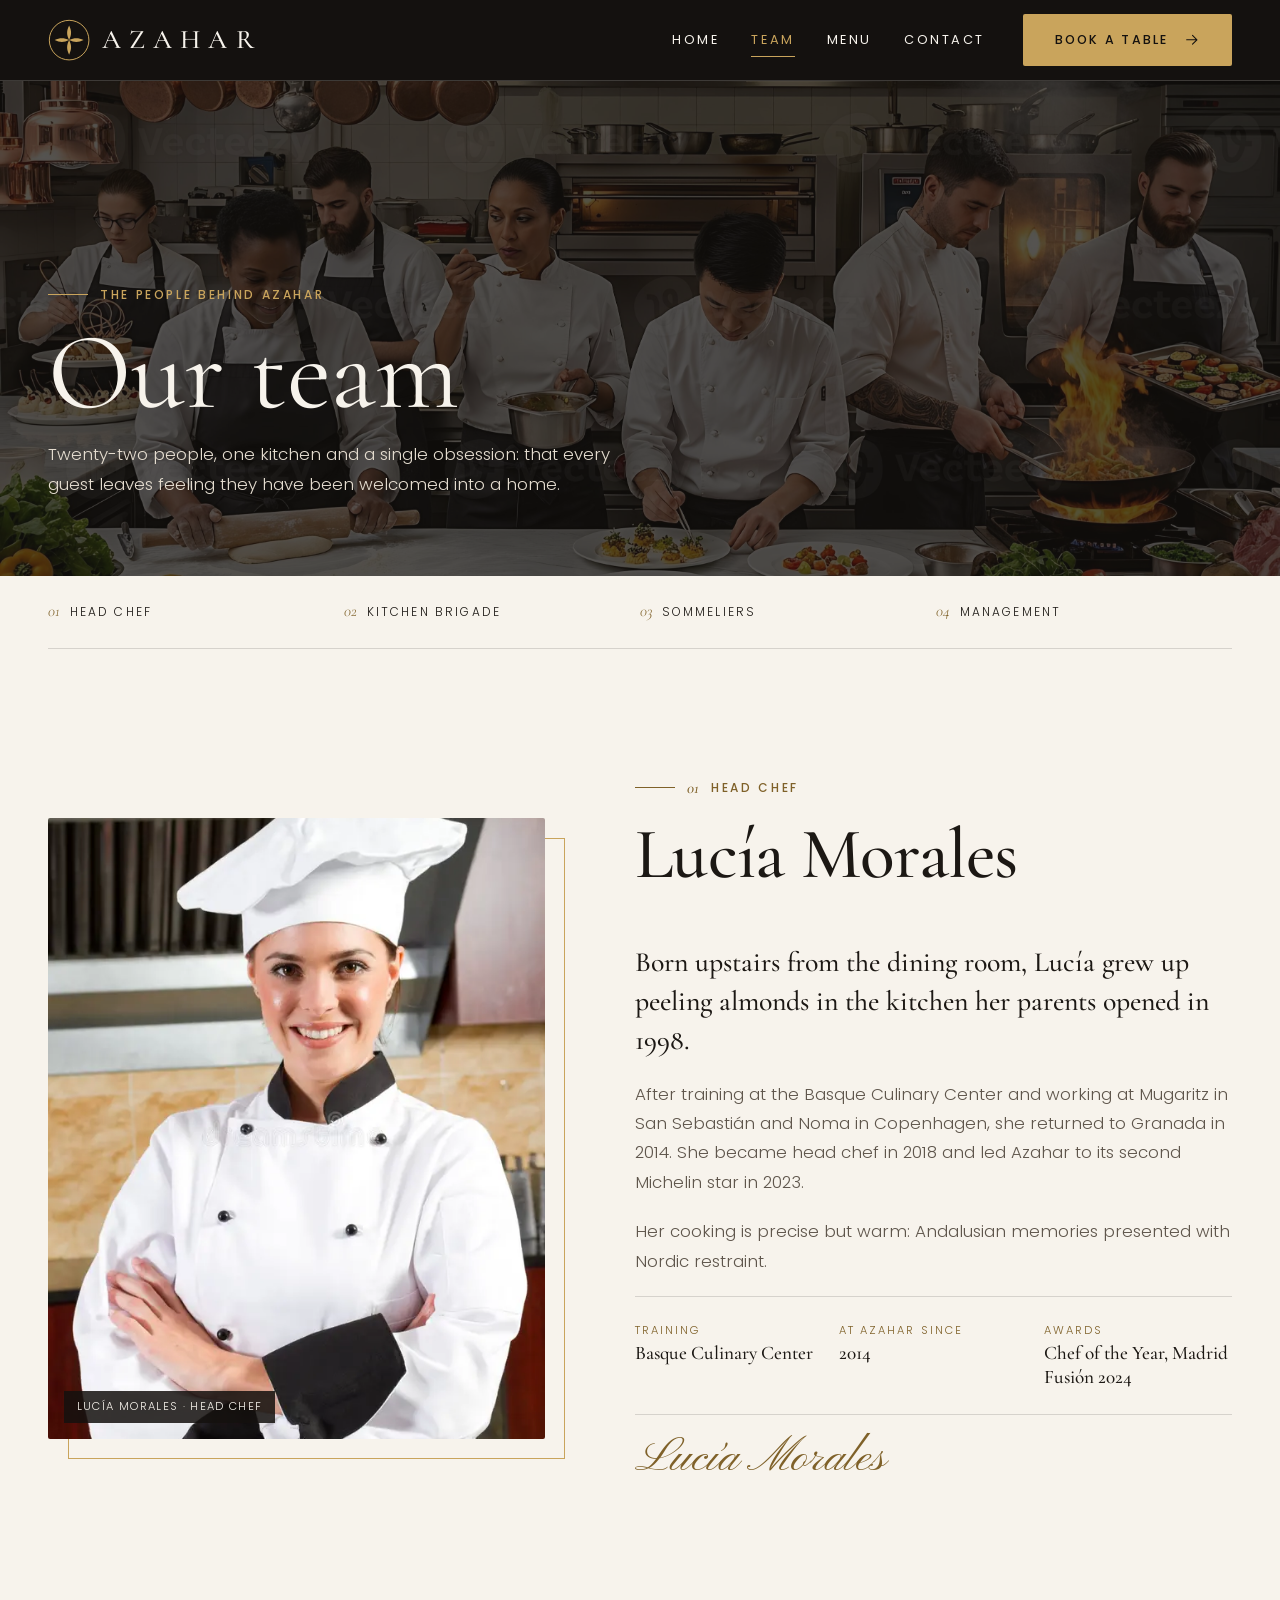
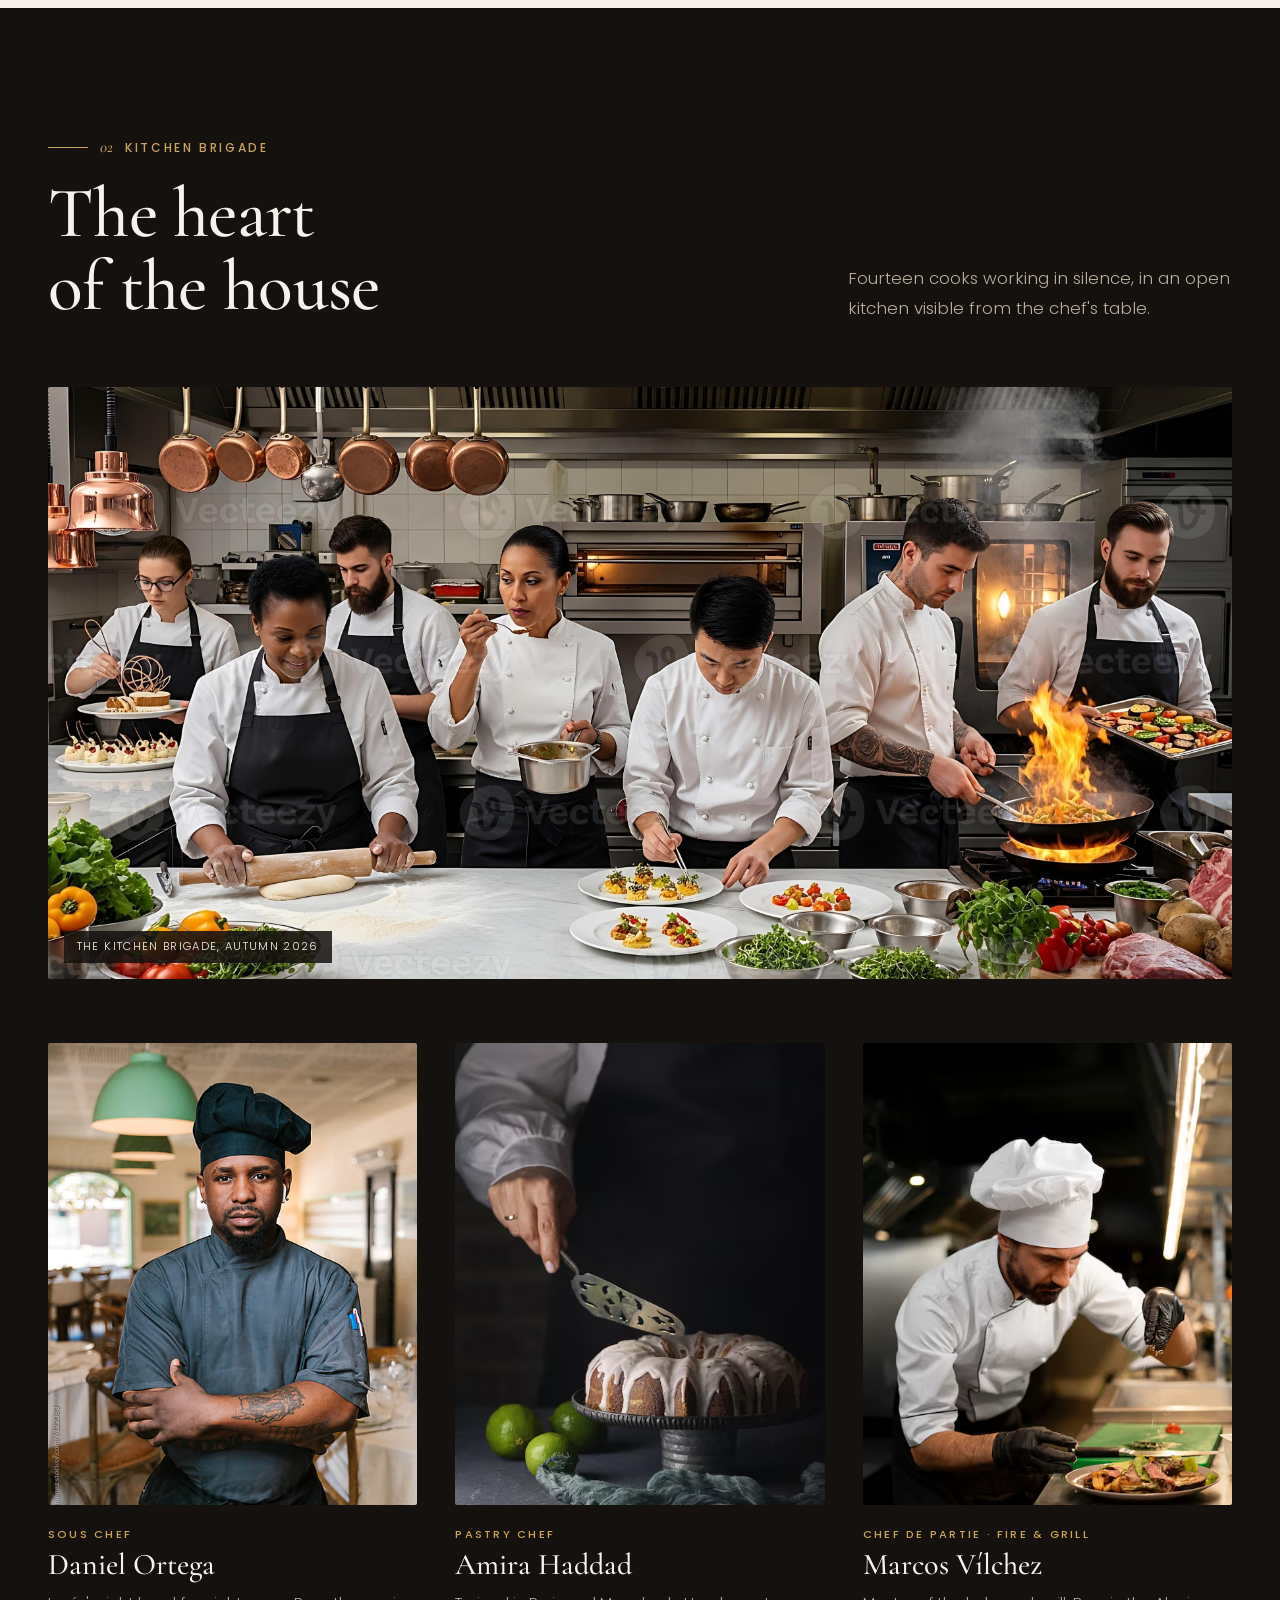
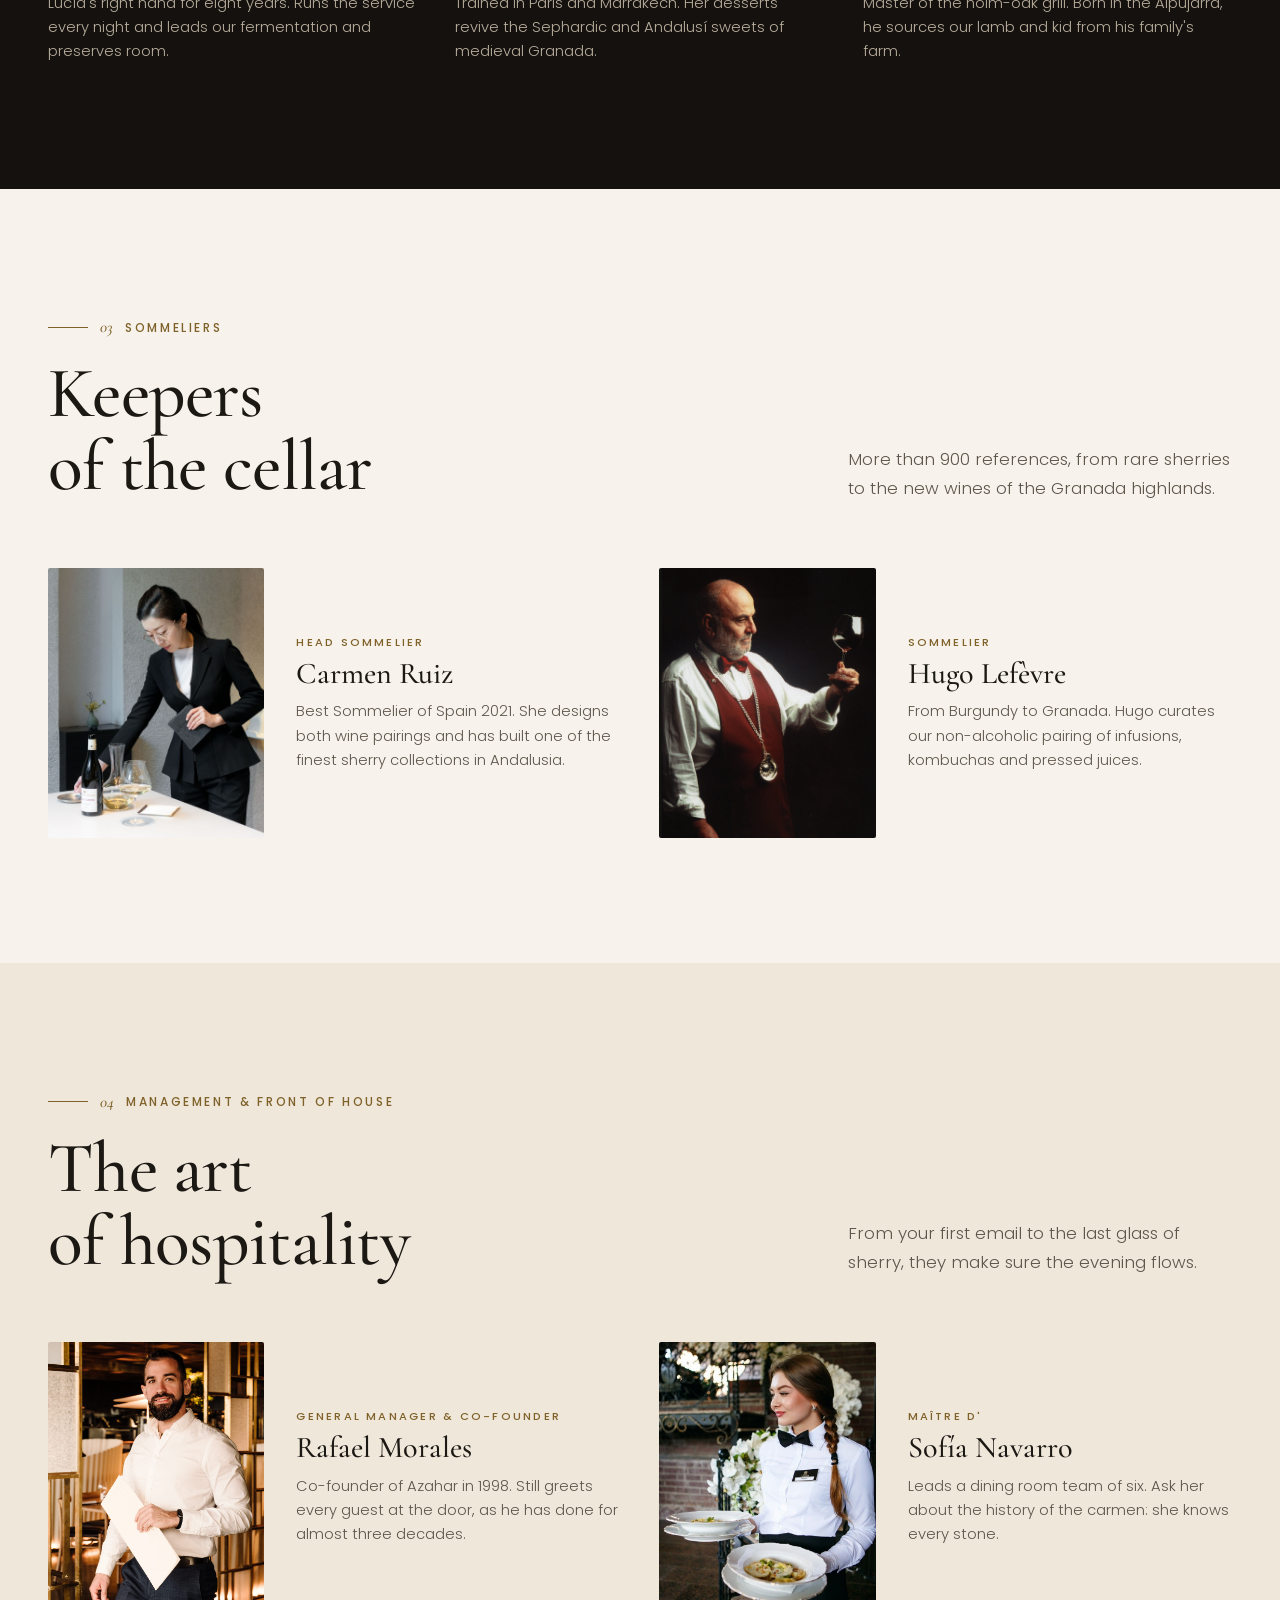
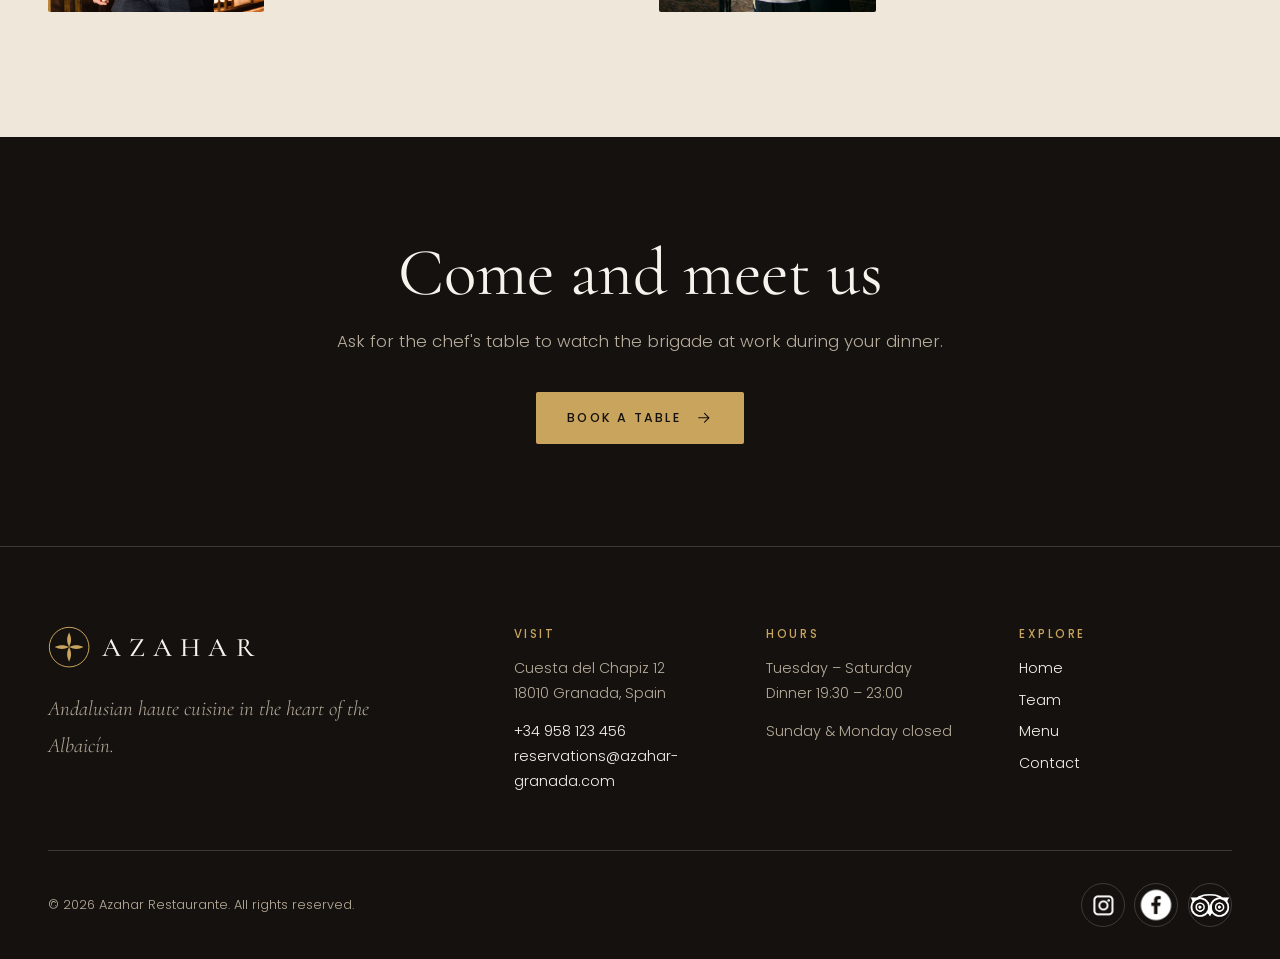
<file: team.html>
<!DOCTYPE html>
<html lang="en">

<head>
    <meta charset="UTF-8">
    <meta name="viewport" content="width=device-width, initial-scale=1.0, viewport-fit=cover">
    <meta name="description"
        content="Meet the team of Azahar: head chef Lucía Morales, the kitchen brigade, our sommeliers and front of house.">
    <meta name="author" content="Nacho">
    <title>Our Team · Azahar Fine Dining</title>
    <link rel="stylesheet" href="css/style.css">
    <link rel="icon" href="img/favicon.svg" type="image/svg+xml">
    <script src="js/burguer.js" defer></script>
</head>

<body>
    <a href="#main-content" class="skip-link">Skip to content</a>

    <!-- ========================= HEADER ========================= -->
    <header class="header">
        <div class="container header-content">
            <a href="index.html" class="logo" aria-label="Azahar - Home">
                <svg class="logo-icon" viewBox="0 0 64 64" aria-hidden="true" focusable="false">
                    <circle cx="32" cy="32" r="30" fill="none" stroke="currentColor" stroke-width="1.5" />
                    <path d="M32 10c4 8 4 14 0 22-4-8-4-14 0-22Zm0 44c-4-8-4-14 0-22 4 8 4 14 0 22ZM10 32c8-4 14-4 22 0-8 4-14 4-22 0Zm44 0c-8 4-14 4-22 0 8-4 14-4 22 0Z"
                        fill="currentColor" />
                </svg>
                <span class="logo-text">Azahar</span>
            </a>

            <button class="menu-button" id="nav-icon" type="button" aria-expanded="false"
                aria-controls="primary-navigation" aria-label="Open menu">
                <span class="menu-line"></span>
                <span class="menu-line"></span>
                <span class="menu-line"></span>
            </button>

            <nav class="main-nav" id="primary-navigation" aria-label="Primary">
                <ul class="main-nav-list">
                    <li><a href="index.html" class="nav-link" data-replace="Home"><span>Home</span></a></li>
                    <li><a href="team.html" class="nav-link" data-replace="Team" aria-current="page"><span>Team</span></a></li>
                    <li><a href="menu.html" class="nav-link" data-replace="Menu"><span>Menu</span></a></li>
                    <li><a href="contact.html" class="nav-link" data-replace="Contact"><span>Contact</span></a></li>
                </ul>
                <a href="contact.html#reservation" class="button gold-button nav-book-button">
                    <span>Book a table</span>
                    <svg viewBox="0 0 24 24" fill="none" aria-hidden="true">
                        <path d="M5 12h14M13 6l6 6-6 6" stroke="currentColor" stroke-width="1.5" stroke-linecap="round"
                            stroke-linejoin="round" />
                    </svg>
                </a>
                <p class="nav-info">Albaicín · Granada · Since 1998</p>
            </nav>
        </div>
    </header>

    <main id="main-content">

        <!-- ========================= PAGE HERO ========================= -->
        <section class="page-top" aria-labelledby="page-title">
            <img class="page-top-photo" src="img/kitchen-brigade.jpg" alt="" width="1920" height="1000">
            <div class="container page-top-text">
                <p class="small-title small-title-light">The people behind Azahar</p>
                <h1 class="page-top-title" id="page-title">Our team</h1>
                <p class="page-top-intro">Twenty-two people, one kitchen and a single obsession: that every guest leaves
                    feeling they have been welcomed into a home.</p>
            </div>
        </section>

        <!-- Índice de la jerarquía (navegación interna de la página) -->
        <nav class="team-index container" aria-label="Team structure">
            <ol class="team-index-list">
                <li><a href="#head-chef"><span>01</span> Head Chef</a></li>
                <li><a href="#kitchen"><span>02</span> Kitchen brigade</a></li>
                <li><a href="#sommeliers"><span>03</span> Sommeliers</a></li>
                <li><a href="#management"><span>04</span> Management</a></li>
            </ol>
        </nav>

        <!-- ========================= 01 HEAD CHEF ========================= -->
        <section class="section head-chef" id="head-chef" aria-labelledby="head-chef-title">
            <div class="container head-chef-content">
                <figure class="photo photo-gold-frame head-chef-photo">
                    <img src="img/chef-head.jpg"
                        alt="Head chef Lucía Morales in a white chef's jacket, standing in the kitchen" width="1200"
                        height="1500" loading="lazy" decoding="async">
                    <figcaption class="photo-label">Lucía Morales · Head Chef</figcaption>
                </figure>

                <div class="head-chef-text">
                    <header class="section-header section-header-simple">
                        <p class="small-title"><span>01</span> Head Chef</p>
                        <h2 class="section-title" id="head-chef-title">Lucía Morales</h2>
                    </header>
                    <p class="big-text">Born upstairs from the dining room, Lucía grew up peeling almonds in the kitchen her
                        parents opened in 1998.</p>
                    <p>After training at the Basque Culinary Center and working at Mugaritz in San Sebastián and Noma in
                        Copenhagen, she returned to Granada in 2014. She became head chef in 2018 and led Azahar to its
                        second Michelin star in 2023.</p>
                    <p>Her cooking is precise but warm: Andalusian memories presented with Nordic restraint.</p>

                    <dl class="chef-facts">
                        <div class="chef-fact">
                            <dt>Training</dt>
                            <dd>Basque Culinary Center</dd>
                        </div>
                        <div class="chef-fact">
                            <dt>At Azahar since</dt>
                            <dd>2014</dd>
                        </div>
                        <div class="chef-fact">
                            <dt>Awards</dt>
                            <dd>Chef of the Year, Madrid Fusión 2024</dd>
                        </div>
                    </dl>
                    <span class="signature" aria-hidden="true">Lucía Morales</span>
                </div>
            </div>
        </section>

        <!-- ========================= 02 KITCHEN ========================= -->
        <section class="section dark-section kitchen" id="kitchen" aria-labelledby="kitchen-title">
            <div class="container">
                <header class="section-header">
                    <p class="small-title small-title-light"><span>02</span> Kitchen brigade</p>
                    <h2 class="section-title" id="kitchen-title">The heart<br>of the house</h2>
                    <p class="section-text">Fourteen cooks working in silence, in an open kitchen visible from the
                        chef's table.</p>
                </header>

                <!-- Foto del equipo de cocina (requisito del enunciado) -->
                <figure class="kitchen-photo photo">
                    <img src="img/kitchen-brigade.jpg"
                        alt="Group photo of the fourteen members of Azahar's kitchen brigade in white jackets, standing in the open kitchen"
                        width="1920" height="1000" loading="lazy" decoding="async">
                    <figcaption class="photo-label">The kitchen brigade, autumn 2026</figcaption>
                </figure>

                <ul class="team-cards three-columns">
                    <li class="team-card">
                        <figure class="team-card-photo">
                            <img src="img/chef-sous.jpg" alt="Portrait of sous chef Daniel Ortega" width="900"
                                height="1125" loading="lazy" decoding="async">
                        </figure>
                        <div class="team-card-text">
                            <p class="team-card-role">Sous Chef</p>
                            <h3 class="team-card-name">Daniel Ortega</h3>
                            <p>Lucía's right hand for eight years. Runs the service every night and leads our
                                fermentation and preserves room.</p>
                        </div>
                    </li>
                    <li class="team-card">
                        <figure class="team-card-photo">
                            <img src="img/chef-pastry.jpg" alt="Portrait of pastry chef Amira Haddad" width="900"
                                height="1125" loading="lazy" decoding="async">
                        </figure>
                        <div class="team-card-text">
                            <p class="team-card-role">Pastry Chef</p>
                            <h3 class="team-card-name">Amira Haddad</h3>
                            <p>Trained in Paris and Marrakech. Her desserts revive the Sephardic and Andalusí sweets of
                                medieval Granada.</p>
                        </div>
                    </li>
                    <li class="team-card">
                        <figure class="team-card-photo">
                            <img src="img/chef-partie.jpg" alt="Portrait of chef de partie Marcos Vílchez"
                                width="900" height="1125" loading="lazy" decoding="async">
                        </figure>
                        <div class="team-card-text">
                            <p class="team-card-role">Chef de Partie · Fire &amp; Grill</p>
                            <h3 class="team-card-name">Marcos Vílchez</h3>
                            <p>Master of the holm-oak grill. Born in the Alpujarra, he sources our lamb and kid from his
                                family's farm.</p>
                        </div>
                    </li>
                </ul>
            </div>
        </section>

        <!-- ========================= 03 SOMMELIERS ========================= -->
        <section class="section sommeliers" id="sommeliers" aria-labelledby="sommeliers-title">
            <div class="container">
                <header class="section-header">
                    <p class="small-title"><span>03</span> Sommeliers</p>
                    <h2 class="section-title" id="sommeliers-title">Keepers<br>of the cellar</h2>
                    <p class="section-text">More than 900 references, from rare sherries to the new wines of the
                        Granada highlands.</p>
                </header>

                <ul class="team-cards two-columns">
                    <li class="team-card team-card-wide">
                        <figure class="team-card-photo">
                            <img src="img/sommelier-head.jpg" alt="Portrait of head sommelier Carmen Ruiz"
                                width="900" height="1125" loading="lazy" decoding="async">
                        </figure>
                        <div class="team-card-text">
                            <p class="team-card-role">Head Sommelier</p>
                            <h3 class="team-card-name">Carmen Ruiz</h3>
                            <p>Best Sommelier of Spain 2021. She designs both wine pairings and has built one of the
                                finest sherry collections in Andalusia.</p>
                        </div>
                    </li>
                    <li class="team-card team-card-wide">
                        <figure class="team-card-photo">
                            <img src="img/sommelier.jpg" alt="Portrait of sommelier Hugo Lefèvre" width="900"
                                height="1125" loading="lazy" decoding="async">
                        </figure>
                        <div class="team-card-text">
                            <p class="team-card-role">Sommelier</p>
                            <h3 class="team-card-name">Hugo Lefèvre</h3>
                            <p>From Burgundy to Granada. Hugo curates our non-alcoholic pairing of infusions, kombuchas
                                and pressed juices.</p>
                        </div>
                    </li>
                </ul>
            </div>
        </section>

        <!-- ========================= 04 MANAGEMENT ========================= -->
        <section class="section beige-section management" id="management" aria-labelledby="management-title">
            <div class="container">
                <header class="section-header">
                    <p class="small-title"><span>04</span> Management &amp; front of house</p>
                    <h2 class="section-title" id="management-title">The art<br>of hospitality</h2>
                    <p class="section-text">From your first email to the last glass of sherry, they make sure the
                        evening flows.</p>
                </header>

                <ul class="team-cards two-columns">
                    <li class="team-card team-card-wide">
                        <figure class="team-card-photo">
                            <img src="img/manager.jpg" alt="Portrait of general manager Rafael Morales"
                                width="900" height="1125" loading="lazy" decoding="async">
                        </figure>
                        <div class="team-card-text">
                            <p class="team-card-role">General Manager &amp; Co-founder</p>
                            <h3 class="team-card-name">Rafael Morales</h3>
                            <p>Co-founder of Azahar in 1998. Still greets every guest at the door, as he has done for
                                almost three decades.</p>
                        </div>
                    </li>
                    <li class="team-card team-card-wide">
                        <figure class="team-card-photo">
                            <img src="img/maitre.jpg" alt="Portrait of maître d' Sofía Navarro" width="900"
                                height="1125" loading="lazy" decoding="async">
                        </figure>
                        <div class="team-card-text">
                            <p class="team-card-role">Maître d'</p>
                            <h3 class="team-card-name">Sofía Navarro</h3>
                            <p>Leads a dining room team of six. Ask her about the history of the carmen: she knows every
                                stone.</p>
                        </div>
                    </li>
                </ul>
            </div>
        </section>

        <!-- ========================= CTA ========================= -->
        <section class="book-banner dark-section" aria-labelledby="cta-title">
            <div class="container book-banner-content">
                <h2 class="book-banner-title" id="cta-title">Come and meet us</h2>
                <p>Ask for the chef's table to watch the brigade at work during your dinner.</p>
                <a href="contact.html#reservation" class="button gold-button">
                    <span>Book a table</span>
                    <svg viewBox="0 0 24 24" fill="none" aria-hidden="true">
                        <path d="M5 12h14M13 6l6 6-6 6" stroke="currentColor" stroke-width="1.5"
                            stroke-linecap="round" stroke-linejoin="round" />
                    </svg>
                </a>
            </div>
        </section>

    </main>

    <!-- ========================= FOOTER ========================= -->
    <footer class="footer">
        <div class="container footer-content">
            <div class="footer-logo">
                <a href="index.html" class="logo" aria-label="Azahar - back to Home">
                    <svg class="logo-icon" viewBox="0 0 64 64" aria-hidden="true" focusable="false">
                        <circle cx="32" cy="32" r="30" fill="none" stroke="currentColor" stroke-width="1.5" />
                        <path d="M32 10c4 8 4 14 0 22-4-8-4-14 0-22Zm0 44c-4-8-4-14 0-22 4 8 4 14 0 22ZM10 32c8-4 14-4 22 0-8 4-14 4-22 0Zm44 0c-8 4-14 4-22 0 8-4 14-4 22 0Z"
                            fill="currentColor" />
                    </svg>
                    <span class="logo-text">Azahar</span>
                </a>
                <p class="footer-slogan">Andalusian haute cuisine in the heart of the Albaicín.</p>
            </div>

            <address class="footer-column">
                <h2 class="footer-title">Visit</h2>
                <p>Cuesta del Chapiz 12<br>18010 Granada, Spain</p>
                <p><a href="tel:+34958123456">+34 958 123 456</a><br>
                    <a href="mailto:reservations@azahar-granada.com">reservations@azahar-granada.com</a></p>
            </address>

            <div class="footer-column">
                <h2 class="footer-title">Hours</h2>
                <p>Tuesday – Saturday<br>Dinner 19:30 – 23:00</p>
                <p>Sunday &amp; Monday closed</p>
            </div>

            <nav class="footer-column footer-nav" aria-label="Footer">
                <h2 class="footer-title">Explore</h2>
                <ul>
                    <li><a href="index.html">Home</a></li>
                    <li><a href="team.html">Team</a></li>
                    <li><a href="menu.html">Menu</a></li>
                    <li><a href="contact.html">Contact</a></li>
                </ul>
            </nav>

            <div class="footer-bottom">
                <p>© 2026 Azahar Restaurante. All rights reserved.</p>
                <ul class="social-list" aria-label="Social media">
                    <li><a href="https://www.instagram.com/" target="_blank"><img src="img/instagram.jpg" alt=""></a></li>
                    <li><a href="https://www.facebook.com/" target="_blank"><img src="img/facebook.jpg"></a></li>
                    <li><a href="https://www.tripadvisor.com/" target="_blank"><img src="img/tripadvisor.jpg" alt=""></a></li>
                </ul>
            </div>
        </div>
    </footer>
</body>

</html>
</file>
<file: css/style.css>
@import url("https://fonts.googleapis.com/css2?family=Cormorant+Garamond:ital,wght@0,400;0,500;0,600;1,400;1,500&family=Pinyon+Script&family=Poppins:wght@300;400;500;600&display=swap");

/* ---------------------------------- MINI RESET ---------------------------------- */

*,
*::before,
*::after {
    box-sizing: border-box;
}

h1,
h2,
h3,
h4,
p,
blockquote,
figure,
dl,
dd,
fieldset {
    margin: 0;
}

ul,
ol {
    margin: 0;
    padding: 0;
    list-style: none;
}

img {
    display: block;
    max-width: 100%;
    height: auto;
}

button,
input,
select,
textarea {
    font: inherit;
    color: inherit;
}

/* ---------------------------------- CUSTOM PROPERTIES ---------------------------------- */

:root {
    --ink: #14110f;
    --ink-2: #1e1a17;
    --ivory: #f7f3ec;
    --paper: #efe7da;
    --text: #1c1814;

    --muted: #5f564c;
    --muted-light: #b8ad9c;
    --gold: #c9a45c;
    --gold-deep: #7f6129;
    --line: rgba(28, 24, 20, 0.15);
    --line-light: rgba(247, 243, 236, 0.18);

    --font-display: "Cormorant Garamond", "Times New Roman", serif;
    --font-body: "Poppins", "Helvetica", Arial, sans-serif;
    --font-script: "Pinyon Script", serif;

    --container: 1320px;
    --gutter: clamp(1.25rem, 4vw, 3rem);
    --section-space: clamp(4.5rem, 3rem + 6vw, 9rem);
    --radius: 2px;
    --header-h: 5rem;

    @media (max-width: 640px) {
        --header-h: 4.25rem;
    }
}

/* ---------------------------------- ACCESIBILIDAD ---------------------------------- */

::selection {
    background: var(--gold);
    color: var(--ink);
}

/* Indicador de foco visible para teclado (WCAG 2.4.7) */
:where(a, button, input, select, textarea, summary, label, [tabindex]):focus-visible {
    outline: 2px solid var(--gold);
    outline-offset: 4px;
}

.skip-link {
    position: fixed;
    top: 0.75rem;
    left: 0.75rem;
    z-index: 10000;
    padding: 1rem 1.25rem;
    background: var(--gold);
    color: var(--ink);
    font-size: 0.8rem;
    font-weight: 600;
    letter-spacing: 0.1em;
    text-transform: uppercase;
    text-decoration: none;
    transform: translateY(-200%);
    transition: transform 0.2s ease;

    &:focus {
        transform: translateY(0);
    }
}

/* ---------------------------------- ESTILOS GENERALES ---------------------------------- */

html {
    text-size-adjust: 100%;
}

body {
    margin: 0;
    overflow-x: clip;
    background: var(--ivory);
    color: var(--text);
    font-family: var(--font-body);
    font-size: clamp(0.95rem, 0.9rem + 0.2vw, 1.05rem);
    font-weight: 300;
    line-height: 1.75;
    -webkit-font-smoothing: antialiased;
    text-rendering: optimizeLegibility;
}

a {
    color: inherit;
}

strong {
    font-weight: 500;
}

.container {
    width: min(calc(100% - (var(--gutter) * 2)), var(--container));
    margin-inline: auto;
}

.big-text {
    font-family: var(--font-display);
    font-size: clamp(1.35rem, 1.1rem + 0.8vw, 1.75rem);
    font-weight: 500;
    line-height: 1.4;
}

.signature {
    font-family: var(--font-script);
    font-size: clamp(2.25rem, 1.8rem + 1.5vw, 3.25rem);
    font-weight: 400;
    line-height: 1;
    letter-spacing: 0;
    text-transform: none;
    color: var(--gold-deep);
}

/* --- Secciones --- */

.section {
    padding-block: var(--section-space);
}

.dark-section {
    background: var(--ink);
    color: var(--ivory);

    .signature {
        color: var(--gold);
    }
}

.beige-section {
    background: var(--paper);
}

.section-header {
    display: grid;
    grid-template-columns: minmax(0, 1fr) minmax(14rem, 24rem);
    align-items: end;
    gap: 1rem clamp(2rem, 5vw, 6rem);
    margin-bottom: clamp(2.5rem, 2rem + 2.5vw, 4.5rem);

    .small-title {
        grid-column: 1 / -1;
    }

    @media (max-width: 760px) {
        grid-template-columns: 1fr;
    }
}

.section-header-simple {
    grid-template-columns: 1fr;
    margin-bottom: 2rem;
}

.small-title {
    display: flex;
    align-items: center;
    gap: 0.75rem;
    color: var(--gold-deep);
    font-size: 0.75rem;
    font-weight: 500;
    letter-spacing: 0.22em;
    text-transform: uppercase;

    span {
        font-family: var(--font-display);
        font-size: 1rem;
        font-style: italic;
        letter-spacing: 0;
    }

    &::before {
        content: "";
        width: 2.5rem;
        height: 1px;
        background: var(--gold-deep);
    }
}

.small-title-light {
    color: var(--gold);

    &::before {
        background: var(--gold);
    }
}

.section-title {
    font-family: var(--font-display);
    font-size: clamp(2.5rem, 1.6rem + 3.6vw, 5rem);
    font-weight: 500;
    line-height: 1.02;
    letter-spacing: -0.01em;
}

.section-text {
    color: var(--muted);

    .dark-section & {
        color: var(--muted-light);
    }
}

.button {
    position: relative;
    z-index: 0;
    display: inline-flex;
    align-items: center;
    justify-content: center;
    gap: 0.9rem;
    min-height: 3.25rem;
    /* área táctil cómoda (≥ 44px) */
    padding: 0.85rem 1.9rem;
    overflow: hidden;
    border: 1px solid transparent;
    border-radius: var(--radius);
    cursor: pointer;
    font-size: 0.78rem;
    font-weight: 500;
    letter-spacing: 0.18em;
    text-decoration: none;
    text-transform: uppercase;
    transition:
        color 0.35s ease,
        border-color 0.35s ease,
        transform 0.35s ease;

    svg {
        width: 1.1rem;
        height: 1.1rem;
        flex: 0 0 auto;
        transition: transform 0.35s ease;
    }

    &::before {
        content: "";
        position: absolute;
        inset: 0;
        z-index: -1;
        transform: translateY(101%);
        transition: transform 0.4s ease-in-out;
    }

    &:hover,
    &:focus-visible {
        &::before {
            transform: translateY(0);
        }

        svg {
            transform: translateX(0.3rem);
        }
    }
}

.gold-button {
    background: var(--gold);
    color: var(--ink);

    &::before {
        background: var(--ivory);
    }
}

.outline-button {
    border-color: rgba(247, 243, 236, 0.6);
    color: var(--ivory);

    &::before {
        background: var(--ivory);
    }

    &:hover,
    &:focus-visible {
        color: var(--ink);
    }
}

/* Enlace de texto con flecha */
.text-link {
    display: inline-flex;
    align-items: center;
    gap: 0.6rem;
    width: fit-content;
    padding-bottom: 0.35rem;
    border-bottom: 1px solid var(--line);
    font-size: 0.75rem;
    font-weight: 500;
    letter-spacing: 0.18em;
    text-decoration: none;
    text-transform: uppercase;
    transition: border-color 0.3s ease, color 0.3s ease;

    svg {
        width: 1rem;
        height: 1rem;
        transition: transform 0.3s ease;
    }

    &:hover,
    &:focus-visible {
        border-color: var(--gold);
        color: var(--gold-deep);

        svg {
            transform: translateX(4px);
        }
    }
}

/* Marco de imagen con etiqueta */
.photo {
    position: relative;

    img {
        width: 100%;
        height: 100%;
        object-fit: cover;
        border-radius: var(--radius);
    }
}

.photo-gold-frame {
    &::before {
        content: "";
        position: absolute;
        inset: 1.25rem -1.25rem -1.25rem 1.25rem;
        z-index: -1;
        border: 1px solid var(--gold);
    }

    @media (max-width: 640px) {
        &::before {
            inset: 0.75rem -0.75rem -0.75rem 0.75rem;
        }
    }
}

.photo-label {
    position: absolute;
    left: 1rem;
    bottom: 1rem;
    padding: 0.4rem 0.8rem;
    background: rgba(20, 17, 15, 0.85);
    color: var(--ivory);
    font-size: 0.7rem;
    letter-spacing: 0.12em;
    text-transform: uppercase;
}

/* Redes sociales */
.social-list {
    display: flex;
    gap: 0.6rem;

    a {
        display: flex;
        align-items: center;
        justify-content: center;
        width: 2.75rem;
        height: 2.75rem;
        border: 1px solid var(--line-light);
        border-radius: 50%;
        font-size: 0.75rem;
        text-decoration: none;
        transition: background 0.3s ease, color 0.3s ease, border-color 0.3s ease;

        &:hover,
        &:focus-visible {
            background: var(--gold);
            border-color: var(--gold);
            color: var(--ink);
        }
    }
}

/* ======================================================================
   HEADER + NAVEGACIÓN
   ====================================================================== */

.header {
    position: sticky;
    top: 0;
    z-index: 100;
    background: var(--ink);
    color: var(--ivory);
    border-bottom: 1px solid var(--line-light);

    .header-content {
        display: flex;
        align-items: center;
        justify-content: space-between;
        gap: 2rem;
        min-height: var(--header-h);
    }
}

.logo {
    position: relative;
    z-index: 3;
    /* queda por encima del menú móvil abierto */
    display: inline-flex;
    align-items: center;
    gap: 0.75rem;
    color: var(--gold);
    text-decoration: none;

    .logo-icon {
        width: clamp(2.25rem, 2rem + 0.8vw, 2.75rem);
        height: auto;
        transition: transform 0.6s ease-in-out;
    }

    .logo-text {
        font-family: var(--font-display);
        font-size: clamp(1.4rem, 1.2rem + 0.6vw, 1.75rem);
        font-weight: 500;
        letter-spacing: 0.3em;
        text-transform: uppercase;
        color: var(--ivory);
    }

    &:hover .logo-icon {
        transform: rotate(45deg);
    }
}

.main-nav {
    display: flex;
    align-items: center;
    gap: clamp(1.5rem, 3vw, 3rem);

    .main-nav-list {
        display: flex;
        gap: clamp(1.25rem, 2.5vw, 2.5rem);
    }

    .nav-info {
        display: none;
    }
}

.nav-link {
    position: relative;
    display: block;
    overflow: hidden;
    padding-block: 0.35rem;
    font-size: 0.8rem;
    font-weight: 400;
    letter-spacing: 0.2em;
    text-decoration: none;
    text-transform: uppercase;
    white-space: nowrap;

    span {
        display: inline-block;
        transition: transform 0.45s ease-in-out;
    }

    /* subrayado dorado */
    &::before {
        content: "";
        position: absolute;
        inset: auto 0 0 0;
        height: 1px;
        background: var(--gold);
        transform: scaleX(0);
        transform-origin: right;
        transition: transform 0.35s ease-in-out;
    }

    &::after {
        content: attr(data-replace);
        position: absolute;
        inset: 0;
        display: flex;
        align-items: center;
        color: var(--gold);
        transform: translateX(200%);
        transition: transform 0.45s ease-in-out;
    }

    &:hover,
    &:focus-visible {
        &::before {
            transform: scaleX(1);
            transform-origin: left;
        }

        &::after {
            transform: translateX(0);
        }

        span {
            transform: translateX(-200%);
        }
    }

    &[aria-current="page"] {
        color: var(--gold);

        &::before {
            transform: scaleX(1);
        }
    }
}

.menu-button {
    position: relative;
    z-index: 3;
    display: none;
    /* en escritorio no se ve */
    flex-shrink: 0;
    width: 3rem;
    height: 3rem;
    padding: 0;
    border: 0;
    background: transparent;
    cursor: pointer;

    .menu-line {
        position: absolute;
        left: 50%;
        height: 1.5px;
        background: var(--ivory);
        transform: translateX(-50%);
        transition: 0.35s ease-in-out;

        &:nth-child(1) {
            top: 16px;
            width: 1.75rem;
        }

        &:nth-child(2) {
            top: 23px;
            width: 1.75rem;
        }

        &:nth-child(3) {
            top: 30px;
            width: 1.1rem;
            width: 1.75rem;
        }
    }
}

@media (max-width: 900px) {
    .menu-button {
        display: block;
    }

    /* Hamburguesa → X cuando el menú está abierto */
    body.menu-open .menu-button .menu-line {
        &:nth-child(1) {
            top: 23px;
            transform: translateX(-50%) rotate(45deg);
        }

        &:nth-child(2) {
            opacity: 0;
        }

        &:nth-child(3) {
            top: 23px;
            width: 1.75rem;
            margin-left: 0;
            transform: translateX(-50%) rotate(-45deg);
        }
    }

    .main-nav {
        position: fixed;
        inset: 0;
        z-index: 2;
        flex-direction: column;
        align-items: flex-start;
        justify-content: center;
        gap: 2.5rem;
        height: 100vh;
        height: 100dvh;
        padding: 7rem 1.5rem 2rem;
        overflow-y: auto;
        background: var(--ink);
        visibility: hidden;
        /* además lo saca del orden de tabulación */
        opacity: 0;
        transform: translateX(100%);
        transition:
            opacity 0.4s ease,
            transform 0.6s ease-in-out,
            visibility 0s linear 0.6s;

        .main-nav-list {
            flex-direction: column;
            gap: 0.5rem;
            width: 100%;
            counter-reset: nav-link;
            /* contador para numerar los enlaces */

            li {
                display: flex;
                align-items: baseline;
                gap: 1.25rem;
                padding-bottom: 0.5rem;
                border-bottom: 1px solid var(--line-light);

                &::before {
                    counter-increment: nav-link;
                    content: "0" counter(nav-link);
                    color: var(--gold);
                    font-family: var(--font-display);
                    font-style: italic;
                }
            }
        }

        .nav-link {
            font-family: var(--font-display);
            font-size: clamp(2.25rem, 1.5rem + 4vw, 3.5rem);
            letter-spacing: 0.04em;
            text-transform: none;
        }

        .nav-info {
            display: block;
            color: var(--muted-light);
            font-size: 0.75rem;
            letter-spacing: 0.2em;
            text-transform: uppercase;
        }
    }

    body.menu-open .main-nav {
        visibility: visible;
        opacity: 1;
        transform: translateX(0);
        transition:
            opacity 0.4s ease,
            transform 0.6s ease-in-out;
    }

    /* bloqueamos el scroll de la página mientras el menú está abierto */
    body.menu-open {
        overflow: hidden;
    }
}

/* ======================================================================
   HOME · HERO
   ====================================================================== */

.hero {
    position: relative;
    display: grid;
    grid-template-rows: 1fr auto;
    min-height: clamp(36rem, calc(100svh - var(--header-h)), 60rem);
    color: var(--ivory);
    background: var(--ink);
    z-index: 0;

    .hero-photo {
        position: absolute;
        inset: 0;
        z-index: -2;
        width: 100%;
        height: 100%;
        object-fit: cover;
    }

    &::before {
        content: "";
        position: absolute;
        inset: 0;
        z-index: -1;
        background: rgba(20, 17, 15, 0.7);
    }

    .hero-text {
        align-self: center;
        padding-block: clamp(4rem, 8vw, 7rem);
    }

    .hero-title {
        margin-top: 1.25rem;
        margin-bottom: 1.5rem;
        font-family: var(--font-display);
        font-size: clamp(4.5rem, 2rem + 11vw, 12rem);
        font-weight: 400;
        line-height: 0.9;
        letter-spacing: 0.06em;
        text-transform: uppercase;
    }

    .hero-intro {
        max-width: 34rem;
        margin-bottom: 2.5rem;
        color: #e4dccf;
        font-size: clamp(1rem, 0.95rem + 0.3vw, 1.15rem);
    }

    .hero-buttons {
        display: flex;
        gap: 1rem;

        @media (max-width: 640px) {
            flex-direction: column;
            align-items: flex-start;
        }
    }

    .hero-facts {
        display: grid;
        grid-template-columns: repeat(3, minmax(0, 1fr));
        border-top: 1px solid var(--line-light);

        li {
            padding: 1.5rem 1rem 1.75rem 0;
            color: var(--muted-light);
            font-size: 0.8rem;
            letter-spacing: 0.15em;
            text-transform: uppercase;

            +li {
                padding-left: 1.5rem;
                border-left: 1px solid var(--line-light);
            }
        }

        strong {
            display: block;
            color: var(--gold);
            font-family: var(--font-display);
            font-size: clamp(1.5rem, 1.2rem + 1vw, 2.25rem);
            font-weight: 500;
            letter-spacing: 0;
            text-transform: none;
        }

        @media (max-width: 640px) {
            grid-template-columns: 1fr;

            li,
            li+li {
                display: flex;
                align-items: baseline;
                gap: 1rem;
                padding: 0.9rem 0;
                border-left: 0;
                border-top: 1px solid var(--line-light);
            }

            li:first-child {
                border-top: 0;
            }
        }
    }
}

/* ======================================================================
   HOME · ESSENCE
   ====================================================================== */

.essence-content {
    display: grid;
    grid-template-columns: repeat(2, minmax(0, 1fr));
    align-items: center;
    gap: clamp(2.5rem, 6vw, 6rem);

    .essence-photo img {
        aspect-ratio: 4 / 3;
    }

    .essence-text {
        display: grid;
        gap: 1.5rem;
    }

    @media (max-width: 900px) {
        grid-template-columns: 1fr;
    }
}

.values {
    display: grid;
    grid-template-columns: repeat(3, minmax(0, 1fr));
    gap: 1.5rem;
    margin-top: 1rem;
    padding-top: 2rem;
    border-top: 1px solid var(--line);

    .value-number {
        color: var(--gold-deep);
        font-family: var(--font-display);
        font-size: 1.25rem;
        font-style: italic;
    }

    h3 {
        margin-top: 0.25rem;
        margin-bottom: 0.5rem;
        font-family: var(--font-display);
        font-size: 1.5rem;
        font-weight: 500;
    }

    p {
        color: var(--muted);
        font-size: 0.9rem;
        line-height: 1.6;
    }

    @media (max-width: 640px) {
        grid-template-columns: 1fr;
    }
}

/* ======================================================================
   HOME · STORY + TIMELINE
   ====================================================================== */

.story-content {
    display: grid;
    grid-template-columns: minmax(0, 5fr) minmax(0, 6fr);
    align-items: center;
    gap: clamp(3rem, 7vw, 7rem);

    .story-photo {
        z-index: 0;

        img {
            aspect-ratio: 4 / 5;
        }
    }

    .story-text>p {
        margin-bottom: 1.25rem;
        color: var(--muted-light);
    }

    @media (max-width: 900px) {
        grid-template-columns: 1fr;

        .story-photo {
            max-width: 30rem;
        }
    }
}

.timeline {
    display: grid;
    grid-template-columns: repeat(2, minmax(0, 1fr));
    gap: 1.75rem 2.5rem;
    margin-top: 2.5rem;

    .timeline-item {
        padding-left: 1.25rem;
        border-left: 1px solid var(--gold);

        p {
            color: var(--muted-light);
            font-size: 0.9rem;
            line-height: 1.6;
        }
    }

    .timeline-year {
        display: block;
        color: var(--gold);
        font-family: var(--font-display);
        font-size: 2rem;
        line-height: 1.2;
    }

    @media (max-width: 480px) {
        grid-template-columns: 1fr;
    }
}

/* ======================================================================
   HOME · SLIDER
   ====================================================================== */

.slider {
    position: relative;

    /* Radios ocultos visualmente (NO display:none) → siguen siendo accesibles con teclado */
    .slider-input {
        position: absolute;
        width: 1px;
        height: 1px;
        opacity: 0;
    }

    .slider-window {
        overflow: hidden;
        /* recorta la "cinta" para que solo se vea una foto */
        aspect-ratio: 16 / 8;
        border-radius: var(--radius);
        background: var(--ink);

        @media (max-width: 640px) {
            aspect-ratio: 4 / 5;
        }
    }

    .slider-strip {
        display: flex;
        height: 100%;
        transition: transform 0.8s ease-in-out;
    }

    .slide {
        position: relative;
        flex: 0 0 100%;
        /* cada foto ocupa todo el ancho del viewport */

        img {
            width: 100%;
            height: 100%;
            object-fit: cover;
        }
    }

    .slide-caption {
        position: absolute;
        inset: auto 0 0 0;
        padding: clamp(1.5rem, 4vw, 3rem);
        padding-right: 8rem;
        background: rgba(20, 17, 15, 0.75);
        color: var(--ivory);

        h3 {
            font-family: var(--font-display);
            font-size: clamp(1.75rem, 1.3rem + 1.5vw, 2.75rem);
            font-weight: 500;
        }

        p {
            color: #ded5c6;
            font-size: 0.9rem;
        }

        @media (max-width: 640px) {
            padding-right: 1.5rem;
        }
    }

    /* --- Flechas --- */
    .slider-arrows {
        position: absolute;
        inset: auto clamp(1rem, 3vw, 2.5rem) clamp(1.5rem, 4vw, 3rem) auto;
        display: flex;
        gap: 0.5rem;

        @media (max-width: 640px) {
            inset: 1rem 1rem auto auto;
        }
    }

    .slider-arrow {
        display: none;
        /* solo se ven las dos del estado actual */
        align-items: center;
        justify-content: center;
        width: 3rem;
        height: 3rem;
        border: 1px solid rgba(247, 243, 236, 0.5);
        border-radius: 50%;
        color: var(--ivory);
        cursor: pointer;
        user-select: none;
        transition: background 0.3s ease, color 0.3s ease, border-color 0.3s ease;

        &:hover {
            background: var(--gold);
            border-color: var(--gold);
            color: var(--ink);
        }
    }

    /* --- Puntos --- */
    .slider-dots {
        display: flex;
        justify-content: center;
        gap: 0.75rem;
        margin-top: 1.5rem;

        label {
            width: 2.5rem;
            height: 1.5rem;
            cursor: pointer;
            position: relative;

            &::before {
                content: "";
                position: absolute;
                inset: 50% 0 auto 0;
                height: 2px;
                background: var(--line);
                transition: background 0.3s ease;
            }

            &:hover::before {
                background: var(--muted);
            }
        }
    }
}

#house-2:checked~.slider-window .slider-strip {
    transform: translateX(-100%);
}

#house-3:checked~.slider-window .slider-strip {
    transform: translateX(-200%);
}

#house-4:checked~.slider-window .slider-strip {
    transform: translateX(-300%);
}

#house-1:checked~.slider-arrows [data-for="1"],
#house-2:checked~.slider-arrows [data-for="2"],
#house-3:checked~.slider-arrows [data-for="3"],
#house-4:checked~.slider-arrows [data-for="4"] {
    display: flex;
}

/* Punto activo */
#house-1:checked~.slider-dots label[for="house-1"],
#house-2:checked~.slider-dots label[for="house-2"],
#house-3:checked~.slider-dots label[for="house-3"],
#house-4:checked~.slider-dots label[for="house-4"] {
    &::before {
        height: 3px;
        background: var(--gold-deep);
    }
}

/* Foco de teclado: se marca el punto del radio enfocado */
#house-1:focus-visible~.slider-dots label[for="house-1"],
#house-2:focus-visible~.slider-dots label[for="house-2"],
#house-3:focus-visible~.slider-dots label[for="house-3"],
#house-4:focus-visible~.slider-dots label[for="house-4"] {
    outline: 2px solid var(--gold-deep);
    outline-offset: 2px;
}

/* ======================================================================
   HOME · QUOTE
   ====================================================================== */

.quote {
    padding-block: clamp(4rem, 8vw, 7rem);
    background: var(--paper);
    text-align: center;

    .quote-content {
        max-width: 58rem;
    }

    blockquote p {
        font-family: var(--font-display);
        font-size: clamp(1.75rem, 1.2rem + 2.2vw, 3.25rem);
        font-style: italic;
        font-weight: 400;
        line-height: 1.25;
    }

    figcaption {
        display: flex;
        flex-direction: column;
        align-items: center;
        gap: 0.5rem;
        margin-top: 2rem;
        color: var(--muted);
        font-size: 0.75rem;
        letter-spacing: 0.22em;
        text-transform: uppercase;
    }
}

/* ======================================================================
   HOME
   ====================================================================== */

.explore-cards {
    display: grid;
    grid-template-columns: repeat(3, minmax(0, 1fr));
    gap: clamp(1.5rem, 3vw, 3rem);

    @media (max-width: 900px) {
        grid-template-columns: 1fr;
    }
}

.explore-card {
    display: flex;
    flex-direction: column;
    gap: 1rem;
    padding-top: 1.5rem;
    border-top: 1px solid var(--text);

    .explore-card-number {
        color: var(--gold-deep);
        font-family: var(--font-display);
        font-size: 1.25rem;
        font-style: italic;
    }

    h3 {
        font-family: var(--font-display);
        font-size: clamp(1.75rem, 1.5rem + 0.8vw, 2.25rem);
        font-weight: 500;
        line-height: 1.1;
    }

    p {
        flex: 1;
        color: var(--muted);
    }
}

/* ======================================================================
   PAGE HERO
   ====================================================================== */

.page-top {
    position: relative;
    display: grid;
    align-items: end;
    min-height: clamp(22rem, 55svh, 34rem);
    padding-block: clamp(3rem, 6vw, 5rem);
    background: var(--ink);
    color: var(--ivory);
    z-index: 0;

    .page-top-photo {
        position: absolute;
        inset: 0;
        z-index: -2;
        width: 100%;
        height: 100%;
        object-fit: cover;
    }

    &::before {
        content: "";
        position: absolute;
        inset: 0;
        z-index: -1;
        background: rgba(20, 17, 15, 0.72);
    }

    .page-top-title {
        margin-top: 1rem;
        margin-bottom: 1rem;
        font-family: var(--font-display);
        font-size: clamp(3.5rem, 2rem + 6vw, 7.5rem);
        font-weight: 400;
        line-height: 0.95;
    }

    .page-top-intro {
        max-width: 36rem;
        color: #e4dccf;
    }
}

/* ======================================================================
   TEAM
   ====================================================================== */

.team-index {
    margin-top: -1px;

    .team-index-list {
        display: grid;
        grid-template-columns: repeat(4, minmax(0, 1fr));
        border-bottom: 1px solid var(--line);
    }

    a {
        display: flex;
        gap: 0.6rem;
        align-items: baseline;
        padding: 1.4rem 0.5rem 1.4rem 0;
        font-size: 0.75rem;
        letter-spacing: 0.18em;
        text-decoration: none;
        text-transform: uppercase;
        transition: color 0.3s ease;

        span {
            color: var(--gold-deep);
            font-family: var(--font-display);
            font-size: 1rem;
            font-style: italic;
            letter-spacing: 0;
        }

        &:hover,
        &:focus-visible {
            color: var(--gold-deep);
        }
    }

    @media (max-width: 760px) {
        .team-index-list {
            grid-template-columns: repeat(2, minmax(0, 1fr));
        }

        a {
            padding-block: 1rem;
        }
    }
}

.head-chef-content {
    display: grid;
    grid-template-columns: minmax(0, 5fr) minmax(0, 6fr);
    align-items: center;
    gap: clamp(3rem, 7vw, 7rem);

    .head-chef-photo {
        z-index: 0;

        img {
            aspect-ratio: 4 / 5;
        }
    }

    .head-chef-text {
        display: grid;
        gap: 1.25rem;

        >p:not(.big-text) {
            color: var(--muted);
        }
    }

    @media (max-width: 900px) {
        grid-template-columns: 1fr;

        .head-chef-photo {
            max-width: 30rem;
        }
    }
}

.chef-facts {
    display: grid;
    grid-template-columns: repeat(3, minmax(0, 1fr));
    gap: 1rem;
    padding-block: 1.5rem;
    border-top: 1px solid var(--line);
    border-bottom: 1px solid var(--line);

    dt {
        color: var(--gold-deep);
        font-size: 0.7rem;
        letter-spacing: 0.18em;
        text-transform: uppercase;
    }

    dd {
        font-family: var(--font-display);
        font-size: 1.2rem;
        font-weight: 500;
        line-height: 1.3;
    }

    @media (max-width: 560px) {
        grid-template-columns: 1fr;
    }
}

.kitchen-photo {
    margin-bottom: clamp(2.5rem, 5vw, 4.5rem);

    img {
        aspect-ratio: 16 / 8;

        @media (max-width: 640px) {
            aspect-ratio: 4 / 3;
        }
    }
}

/* Tarjetas de miembros del equipo */
.team-cards {
    display: grid;
    align-items: start;
    gap: clamp(1.5rem, 3vw, 3rem);
}

.three-columns {
    grid-template-columns: repeat(3, minmax(0, 1fr));

    @media (max-width: 900px) {
        grid-template-columns: repeat(2, minmax(0, 1fr));
    }

    @media (max-width: 560px) {
        grid-template-columns: 1fr;
    }
}

.two-columns {
    grid-template-columns: repeat(2, minmax(0, 1fr));

    @media (max-width: 900px) {
        grid-template-columns: 1fr;
    }
}

.team-card {
    display: grid;
    gap: 1.25rem;

    .team-card-photo {
        overflow: hidden;
        border-radius: var(--radius);

        img {
            width: 100%;
            aspect-ratio: 4 / 5;
            object-fit: cover;
            transition: transform 0.9s ease-in-out;
        }
    }

    &:hover .team-card-photo img {
        transform: scale(1.04);
    }

    .team-card-role {
        color: var(--gold-deep);
        font-size: 0.7rem;
        font-weight: 500;
        letter-spacing: 0.2em;
        text-transform: uppercase;

        .dark-section & {
            color: var(--gold);
        }
    }

    .team-card-name {
        margin-top: 0.25rem;
        margin-bottom: 0.6rem;
        font-family: var(--font-display);
        font-size: clamp(1.6rem, 1.4rem + 0.6vw, 2rem);
        font-weight: 500;
        line-height: 1.1;
    }

    .team-card-text>p:last-child {
        color: var(--muted);
        font-size: 0.92rem;
        line-height: 1.65;

        .dark-section & {
            color: var(--muted-light);
        }
    }
}

/* Variante horizontal (sommeliers y dirección) */
.team-card-wide {
    grid-template-columns: minmax(0, 2fr) minmax(0, 3fr);
    align-items: center;
    gap: clamp(1.25rem, 2.5vw, 2.5rem);

    @media (max-width: 480px) {
        grid-template-columns: 1fr;
    }
}


.book-banner {
    padding-block: clamp(4rem, 8vw, 7rem);
    text-align: center;

    .book-banner-content {
        display: flex;
        flex-direction: column;
        align-items: center;
        gap: 1.25rem;
    }

    .book-banner-title {
        font-family: var(--font-display);
        font-size: clamp(2.5rem, 1.8rem + 3vw, 4.5rem);
        font-weight: 400;
        line-height: 1;
    }

    p {
        margin-bottom: 1rem;
        color: var(--muted-light);
    }
}

/* ======================================================================
   MENU · TASTING MENUS
   ====================================================================== */

.tasting-menus {
    display: grid;
    grid-template-columns: repeat(2, minmax(0, 1fr));
    gap: clamp(1.5rem, 3vw, 3rem);
    align-items: start;

    @media (max-width: 900px) {
        grid-template-columns: 1fr;
    }
}

.menu-card {
    padding: clamp(1.75rem, 4vw, 3.5rem);
    border: 1px solid var(--line);
    background: #fbf8f3;

    .menu-card-header {
        padding-bottom: 1.75rem;
        margin-bottom: 1.75rem;
        border-bottom: 1px solid var(--line);
        text-align: center;
    }

    .menu-card-courses {
        color: var(--gold-deep);
        font-size: 0.72rem;
        font-weight: 500;
        letter-spacing: 0.22em;
        text-transform: uppercase;
    }

    .menu-card-title {
        margin-top: 0.5rem;
        margin-bottom: 0.5rem;
        font-family: var(--font-display);
        font-size: clamp(2.5rem, 2rem + 2vw, 3.5rem);
        font-weight: 500;
        line-height: 1;
    }

    .menu-card-intro {
        color: var(--muted);
        font-family: var(--font-display);
        font-size: 1.2rem;
        font-style: italic;
    }
}

/* Variante destacada (oscura) */
.menu-card-dark {
    background: var(--ink);
    color: var(--ivory);
    border-color: var(--ink);

    .menu-card-header,
    .prices,
    .price {
        border-color: var(--line-light);
    }

    .menu-card-courses {
        color: var(--gold);
    }

    .menu-card-intro,
    .course p,
    .prices dt {
        color: var(--muted-light);
    }

    .course::before,
    .prices dd {
        color: var(--gold);
    }
}

.badge {
    display: inline-block;
    margin-left: 0.5rem;
    padding: 0.15rem 0.6rem;
    border: 1px solid var(--gold);
    color: var(--gold);
    font-size: 0.62rem;
}

.course-list {
    display: grid;
    gap: 1.1rem;
    counter-reset: course;

    .course {
        position: relative;
        padding-left: 2.75rem;

        &::before {
            counter-increment: course;
            content: counter(course);
            position: absolute;
            left: 0;
            top: 0;
            color: var(--gold-deep);
            font-family: var(--font-display);
            font-style: italic;
            line-height: 1.6;
        }

        h4 {
            font-family: var(--font-display);
            font-size: 1.3rem;
            font-weight: 500;
            line-height: 1.3;
        }

        p {
            color: var(--muted);
            font-size: 0.88rem;
            line-height: 1.5;
        }
    }
}

.prices {
    display: grid;
    gap: 0.6rem;
    margin-top: 2rem;
    padding-top: 1.5rem;
    border-top: 1px solid var(--line);

    .price {
        display: flex;
        justify-content: space-between;
        align-items: baseline;
        gap: 0.75rem;
        padding-bottom: 0.4rem;
        border-bottom: 1px solid var(--line);
    }

    dt {
        color: var(--muted);
        font-size: 0.8rem;
        letter-spacing: 0.12em;
        text-transform: uppercase;
    }

    dd {
        color: var(--gold-deep);
        font-family: var(--font-display);
        font-size: 1.5rem;
        font-weight: 600;
    }
}

.note {
    max-width: 48rem;
    margin: 2.5rem auto 0;
    color: var(--muted);
    font-size: 0.88rem;
    text-align: center;
}

/* ======================================================================
   MENU · SIGNATURE DISHES
   ====================================================================== */

.dish-list {
    display: grid;
    gap: clamp(3.5rem, 7vw, 7rem);
}

.dish {
    display: grid;
    grid-template-columns: repeat(2, minmax(0, 1fr));
    align-items: center;
    gap: clamp(2rem, 6vw, 6rem);

    .dish-photo img {
        aspect-ratio: 4 / 3;
    }

    &:nth-child(even) .dish-photo {
        order: 2;
    }

    .dish-number {
        display: block;
        color: var(--gold);
        font-family: var(--font-display);
        font-size: clamp(3rem, 2.5rem + 2vw, 4.5rem);
        font-style: italic;
        line-height: 1;
    }

    .dish-name {
        margin-top: 0.75rem;
        margin-bottom: 1rem;
        font-family: var(--font-display);
        font-size: clamp(1.9rem, 1.5rem + 1.4vw, 2.75rem);
        font-weight: 500;
        line-height: 1.1;
    }

    .dish-text>p {
        color: var(--muted-light);
    }

    .dish-info {
        display: grid;
        gap: 0.4rem;
        margin-top: 1.5rem;
        padding-top: 1.25rem;
        border-top: 1px solid var(--line-light);
        font-size: 0.88rem;

        div {
            display: grid;
            grid-template-columns: 6.5rem 1fr;
        }

        dt {
            color: var(--gold);
            font-size: 0.7rem;
            letter-spacing: 0.18em;
            line-height: 2;
            text-transform: uppercase;
        }
    }

    @media (max-width: 800px) {
        grid-template-columns: 1fr;

        &:nth-child(even) .dish-photo {
            order: 0;
        }
    }
}

/* ======================================================================
   FAQ (details / summary)
   ====================================================================== */

.faq {
    display: grid;
    grid-template-columns: minmax(0, 2fr) minmax(0, 3fr);
    gap: clamp(2rem, 6vw, 6rem);

    .faq-intro {
        display: flex;
        flex-direction: column;
        gap: 1rem;

        >p:last-child {
            color: var(--muted);
        }
    }

    @media (max-width: 900px) {
        grid-template-columns: 1fr;
    }
}

.faq-item {
    border-bottom: 1px solid var(--line);

    &:first-child {
        border-top: 1px solid var(--line);
    }

    summary {
        display: flex;
        justify-content: space-between;
        align-items: center;
        gap: 1rem;
        padding-block: 1.4rem;
        cursor: pointer;
        font-family: var(--font-display);
        font-size: clamp(1.25rem, 1.1rem + 0.5vw, 1.5rem);
        font-weight: 500;
        list-style: none;

        &::-webkit-details-marker {
            display: none;
        }

        &::after {
            content: "+";
            flex: 0 0 auto;
            display: flex;
            align-items: center;
            justify-content: center;
            width: 2.25rem;
            height: 2.25rem;
            border: 1px solid var(--line);
            border-radius: 50%;
            color: var(--gold-deep);
            font-family: var(--font-body);
            font-weight: 300;
            transition: transform 0.35s ease-in-out;
        }

        &:hover {
            color: var(--gold-deep);
        }
    }

    &[open] summary::after {
        transform: rotate(45deg);
    }

    @media (prefers-reduced-motion: no-preference) {
        &::details-content {
            block-size: 0;
            overflow: hidden;
            transition:
                block-size 0.5s ease-in-out,
                content-visibility 0.5s ease allow-discrete;
        }

        &[open]::details-content {
            block-size: auto;
        }
    }

    p {
        padding-bottom: 1.5rem;
        max-width: 40rem;
        color: var(--muted);
    }
}

/* ======================================================================
   CONTACT
   ====================================================================== */

.contact-content {
    display: grid;
    grid-template-columns: minmax(0, 5fr) minmax(0, 7fr);
    align-items: start;
    gap: clamp(3rem, 6vw, 6rem);

    @media (max-width: 1000px) {
        grid-template-columns: 1fr;

        .booking-box {
            order: -1;
        }
    }
}

.contact-info {
    display: grid;
    gap: 1.25rem;

    >p {
        color: var(--muted);
    }
}

.availability {
    display: flex;
    align-items: center;
    gap: 0.75rem;
    color: var(--muted);
    font-size: 0.85rem;

    .availability-dot {
        width: 0.6rem;
        height: 0.6rem;
        border-radius: 50%;
        background: #3f7d4e;
        box-shadow: 0 0 0 4px rgba(63, 125, 78, 0.25);
    }
}

.contact-details {
    display: grid;
    gap: 1.25rem;
    padding-block: 1.5rem;
    border-top: 1px solid var(--line);
    border-bottom: 1px solid var(--line);
    font-style: normal;
}

.contact-label {
    display: block;
    color: var(--gold-deep);
    font-size: 0.7rem;
    font-weight: 500;
    letter-spacing: 0.2em;
    text-transform: uppercase;
}

.contact-link {
    font-family: var(--font-display);
    font-size: clamp(1.3rem, 1.1rem + 0.6vw, 1.6rem);
    font-weight: 500;
    text-decoration: none;
    border-bottom: 1px solid var(--gold);

    &:hover {
        color: var(--gold-deep);
    }
}

.contact-subtitle {
    margin-top: 1rem;
    font-family: var(--font-display);
    font-size: 1.6rem;
    font-weight: 500;
}

.hours {
    display: grid;

    .hours-row {
        display: flex;
        justify-content: space-between;
        gap: 1rem;
        padding-block: 0.6rem;
        border-bottom: 1px solid var(--line);
    }

    dt {
        color: var(--muted);
    }

    dd {
        font-weight: 500;
    }
}

/* --- Panel de reserva --- */

.booking-box {
    padding: clamp(1.75rem, 4vw, 3.5rem);
    background: var(--ink);
    color: var(--ivory);

    .booking-header {
        display: grid;
        gap: 0.75rem;
        margin-bottom: 2rem;

        p:last-child {
            color: var(--muted-light);
            font-size: 0.9rem;
        }
    }

    .booking-title {
        font-family: var(--font-display);
        font-size: clamp(2.25rem, 1.8rem + 2vw, 3.5rem);
        font-weight: 500;
        line-height: 1;
    }

    a {
        color: var(--gold);
    }
}

.required {
    color: var(--gold);
}

/* --- Formulario --- */

.form {
    display: grid;
    gap: 2rem;

    .form-group {
        display: grid;
        grid-template-columns: repeat(2, minmax(0, 1fr));
        gap: 1.5rem 1.25rem;
        padding: 0;
        border: 0;
        min-width: 0;

        >legend {
            width: 100%;
            margin-bottom: 1.5rem;
            padding-bottom: 0.75rem;
            border-bottom: 1px solid var(--line-light);
            color: var(--gold);
            font-size: 0.72rem;
            font-weight: 500;
            letter-spacing: 0.22em;
            text-transform: uppercase;
        }

        @media (max-width: 560px) {
            grid-template-columns: 1fr;
        }
    }

    .form-button {
        justify-self: start;

        @media (max-width: 560px) {
            justify-self: stretch;
        }
    }
}

.form-field {
    display: flex;
    flex-direction: column;
    gap: 0.4rem;
    min-width: 0;

    >label,
    >legend {
        font-size: 0.85rem;
        font-weight: 400;
    }

    input:not([type="radio"], [type="checkbox"]),
    select,
    textarea {
        width: 100%;
        min-height: 3rem;
        padding: 0.7rem 0.9rem;
        border: 1px solid var(--ivory);
        border-radius: var(--radius);
        background: var(--ivory);
        color: var(--text);
        transition: border-color 0.3s ease, background 0.3s ease;

        &:hover {
            background: #fff;
        }

        &:focus-visible {
            outline: 2px solid var(--gold);
            outline-offset: 1px;
            border-color: var(--gold);
        }
    }

    textarea {
        resize: none;
    }

    .field-hint {
        color: var(--muted-light);
        font-size: 0.78rem;
    }
}

.full-width {
    grid-column: 1 / -1;
}

.menu-choice {
    padding: 0;
    border: 0;

    >legend {
        margin-bottom: 0.6rem;
        padding: 0;
    }

    .menu-choice-options {
        display: grid;
        grid-template-columns: repeat(3, minmax(0, 1fr));
        gap: 0.75rem;

        @media (max-width: 640px) {
            grid-template-columns: 1fr;
        }
    }

    .menu-choice-option {
        display: flex;
        gap: 0.75rem;
        align-items: flex-start;
        padding: 1rem;
        border: 1px solid rgba(247, 243, 236, 0.35);
        border-radius: var(--radius);
        cursor: pointer;
        line-height: 1.35;
        transition: border-color 0.3s ease, background 0.3s ease;

        small {
            display: block;
            margin-top: 0.25rem;
            color: var(--muted-light);
            font-size: 0.75rem;
        }

        input {
            margin-top: 0.2rem;
        }

        input:checked+span {
            color: var(--gold);
        }

        &:hover {
            border-color: rgba(247, 243, 236, 0.6);
        }
    }
}

.checkbox {
    display: flex;
    gap: 0.75rem;
    align-items: flex-start;
    color: var(--muted-light);
    font-size: 0.85rem;
    cursor: pointer;

    input {
        flex: 0 0 auto;
        width: 1.15rem;
        height: 1.15rem;
        margin-top: 0.2rem;
    }
}

/* ======================================================================
   FOOTER
   ====================================================================== */

.footer {
    padding-block: clamp(3.5rem, 6vw, 5.5rem) 2rem;
    background: var(--ink);
    color: var(--ivory);
    border-top: 1px solid var(--line-light);

    .footer-content {
        display: grid;
        grid-template-columns: minmax(0, 2fr) repeat(3, minmax(0, 1fr));
        gap: 2.5rem;

        @media (max-width: 900px) {
            grid-template-columns: repeat(2, minmax(0, 1fr));
        }

        @media (max-width: 560px) {
            grid-template-columns: 1fr;
        }
    }

    .footer-logo {
        display: flex;
        flex-direction: column;
        align-items: flex-start;
        gap: 1.25rem;

        @media (max-width: 900px) {
            grid-column: 1 / -1;
        }
    }

    .footer-slogan {
        max-width: 22rem;
        color: var(--muted-light);
        font-family: var(--font-display);
        font-size: 1.3rem;
        font-style: italic;
    }

    .footer-column {
        display: flex;
        flex-direction: column;
        gap: 0.75rem;
        font-size: 0.9rem;
        font-style: normal;
        color: var(--muted-light);

        a {
            color: var(--ivory);
            text-decoration: none;
            transition: color 0.3s ease;

            &:hover,
            &:focus-visible {
                color: var(--gold);
            }
        }
    }

    .footer-title {
        color: var(--gold);
        font-size: 0.72rem;
        font-weight: 500;
        letter-spacing: 0.22em;
        text-transform: uppercase;
    }

    .footer-nav ul {
        display: grid;
        gap: 0.4rem;
    }

    .footer-bottom {
        grid-column: 1 / -1;
        display: flex;
        justify-content: space-between;
        align-items: center;
        gap: 1.25rem;

        @media (max-width: 560px) {
            flex-direction: column;
            align-items: flex-start;
        }

        margin-top: 1rem;
        padding-top: 2rem;
        border-top: 1px solid var(--line-light);
        color: var(--muted-light);
        font-size: 0.8rem;
    }
}
</file>
